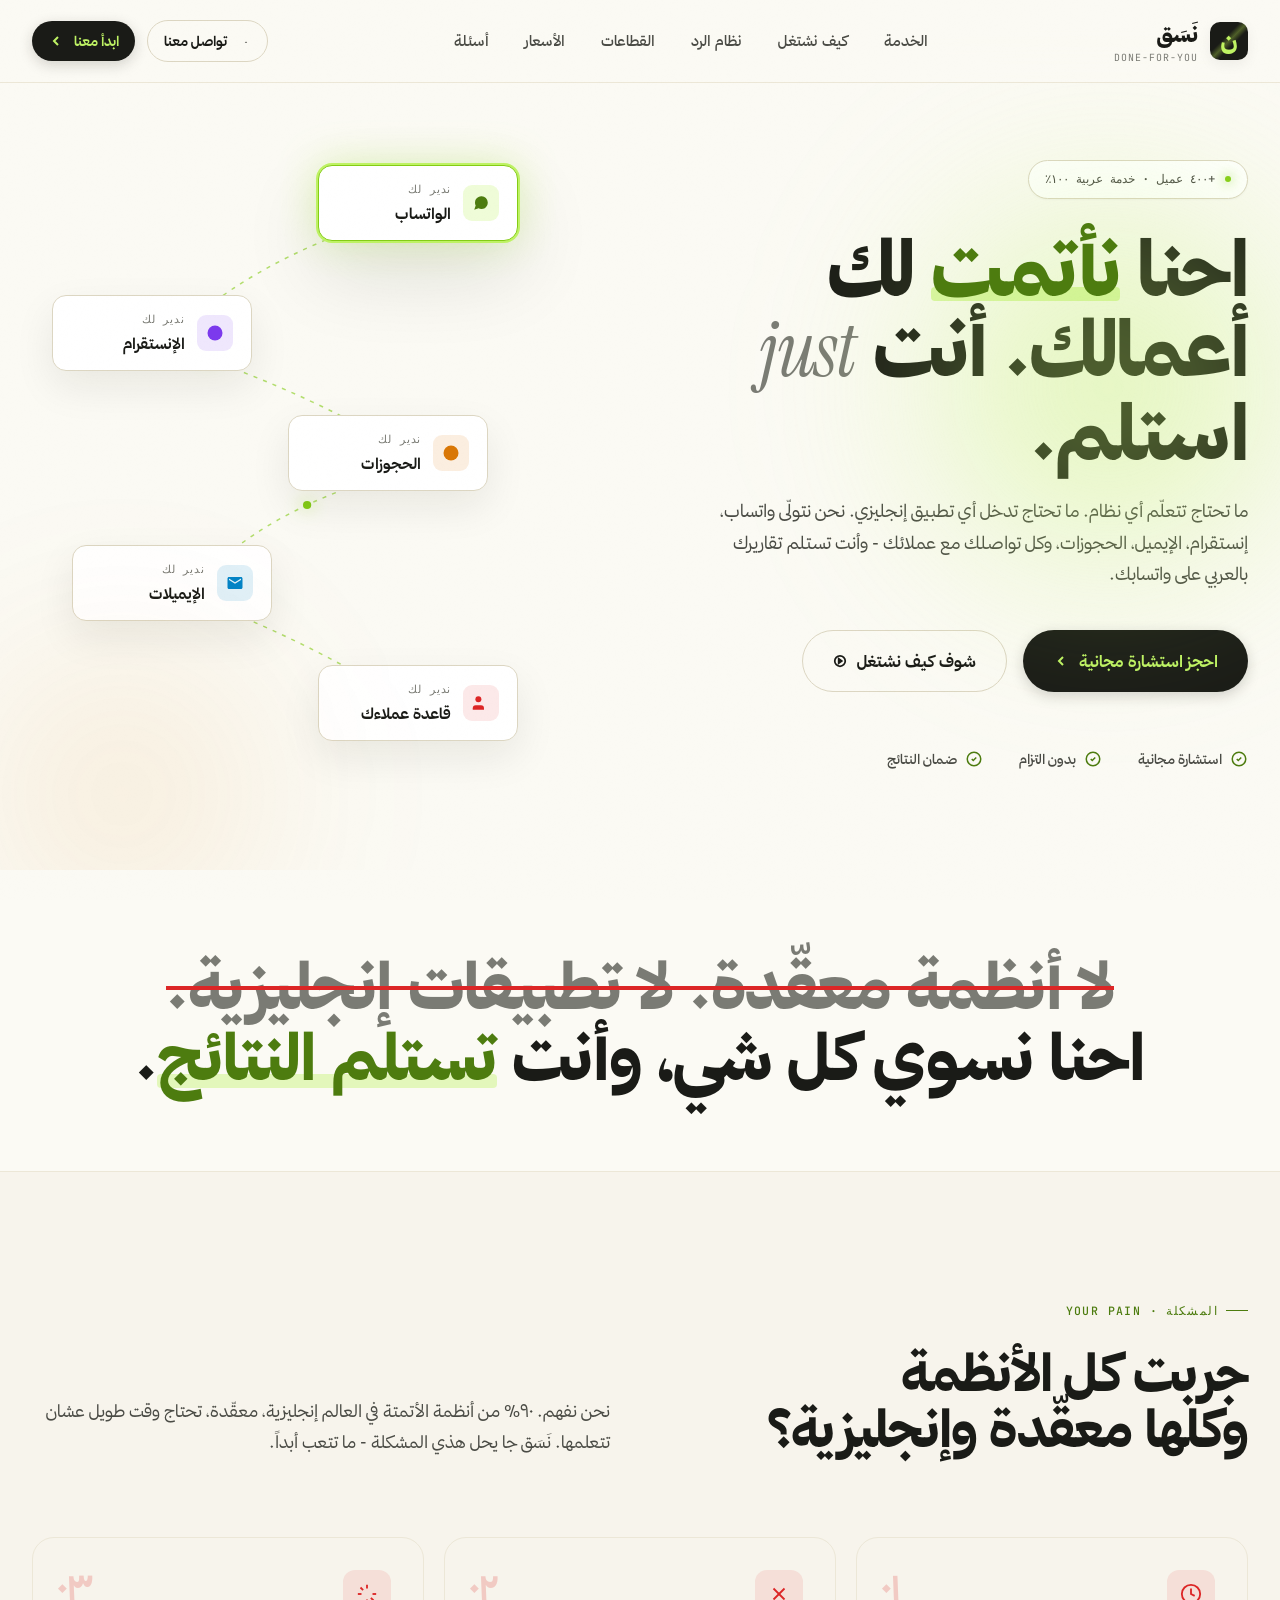
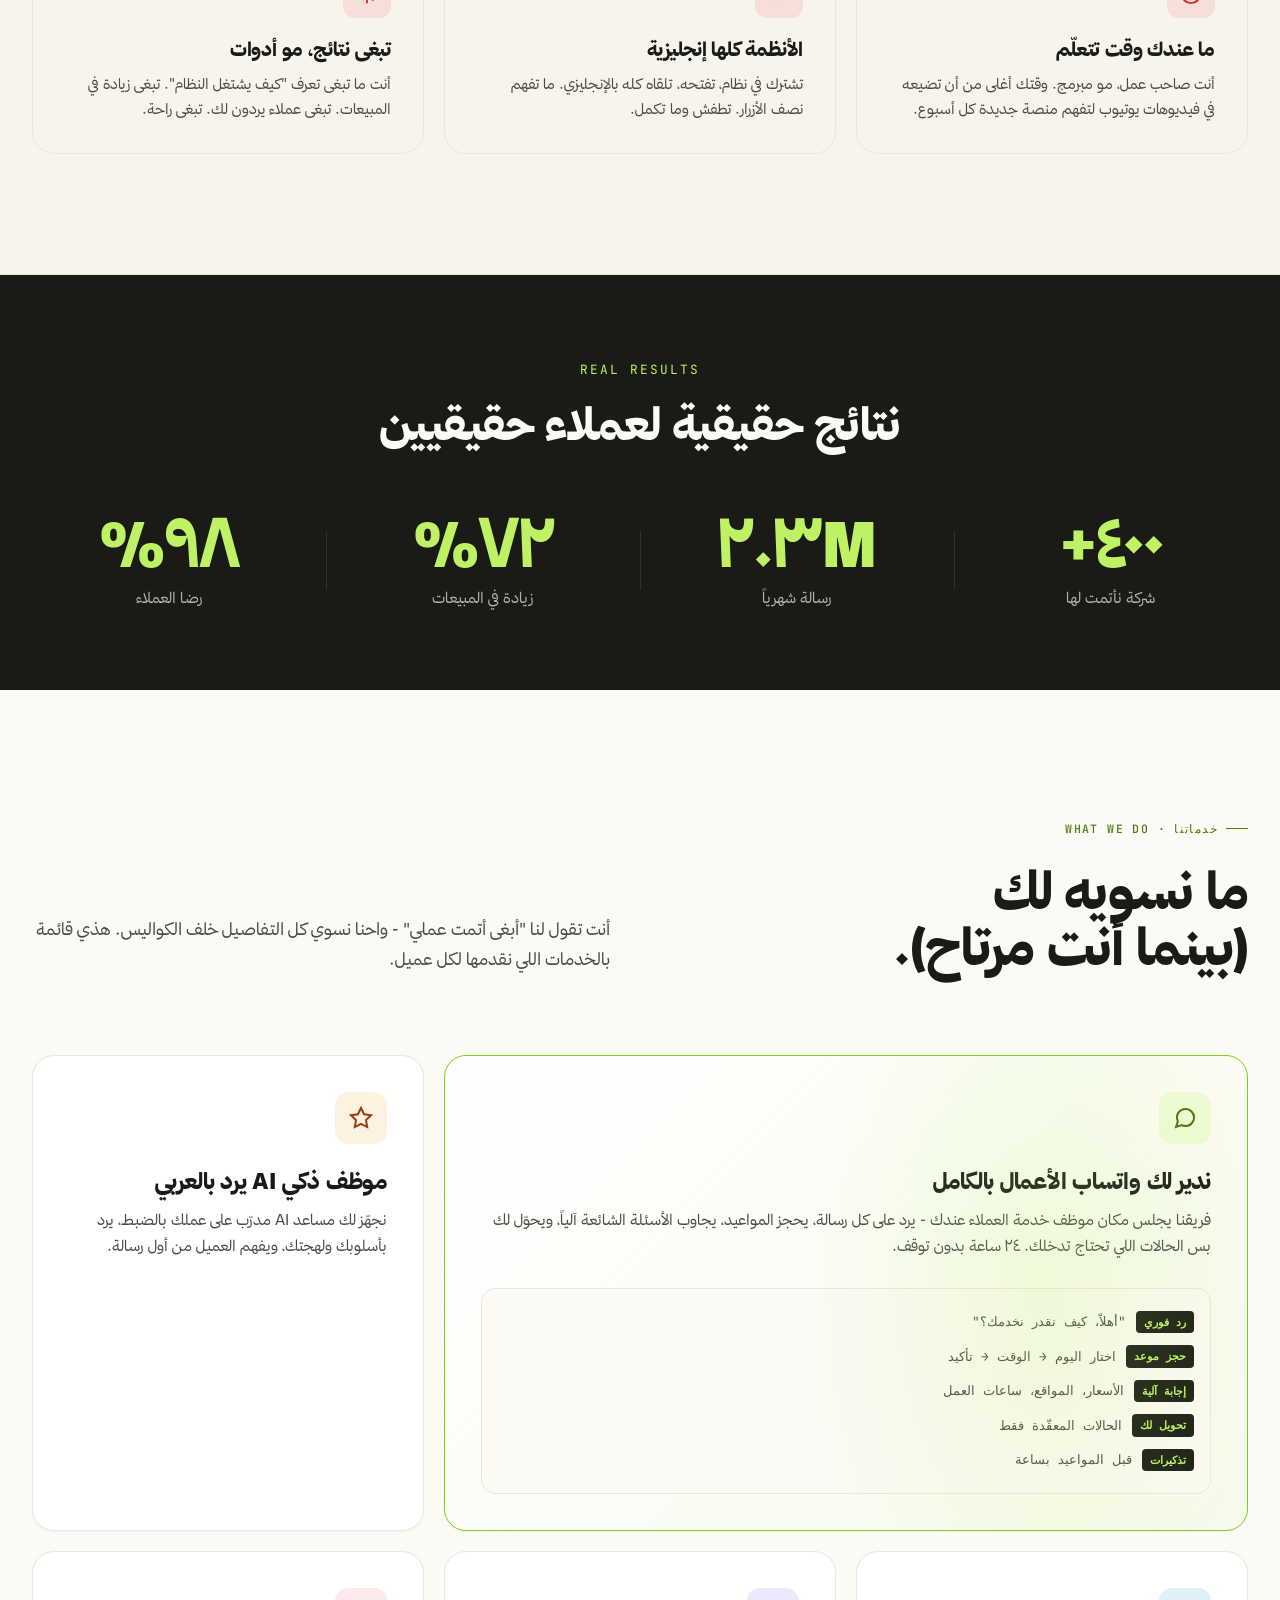
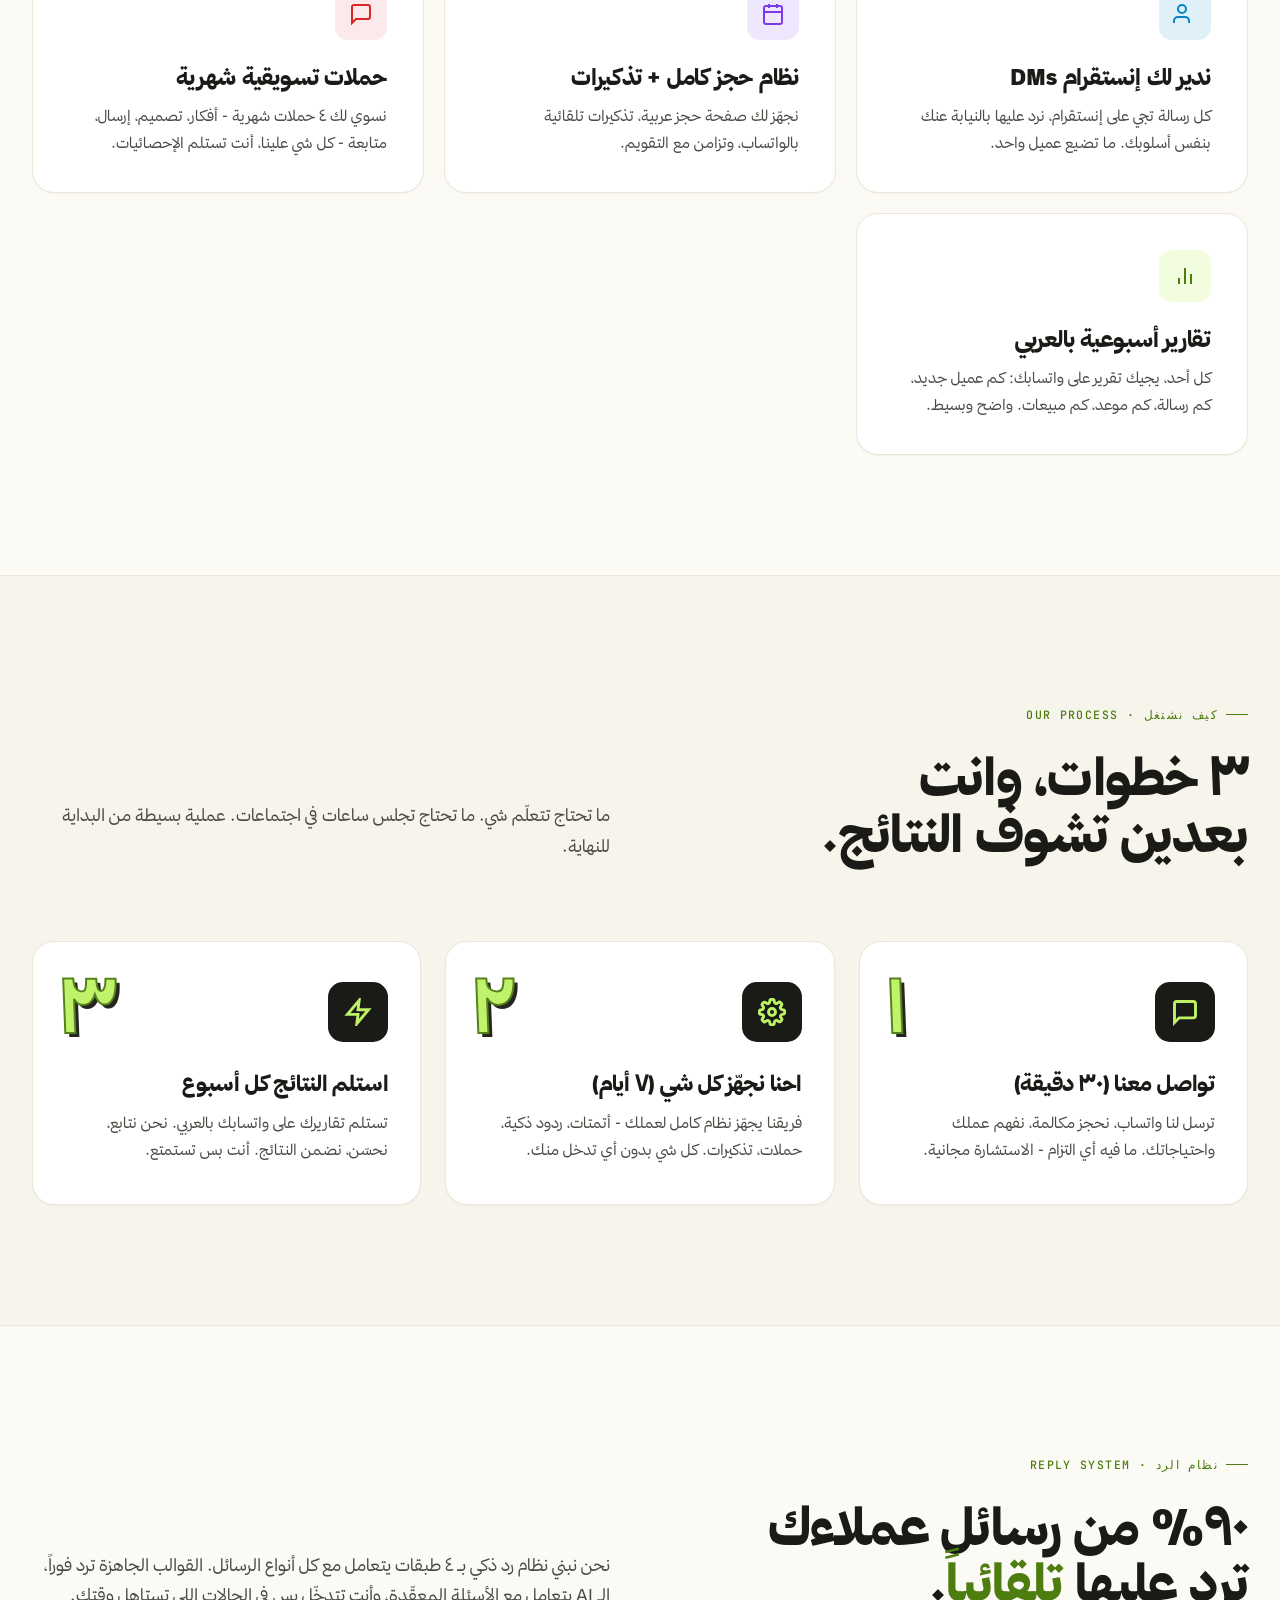
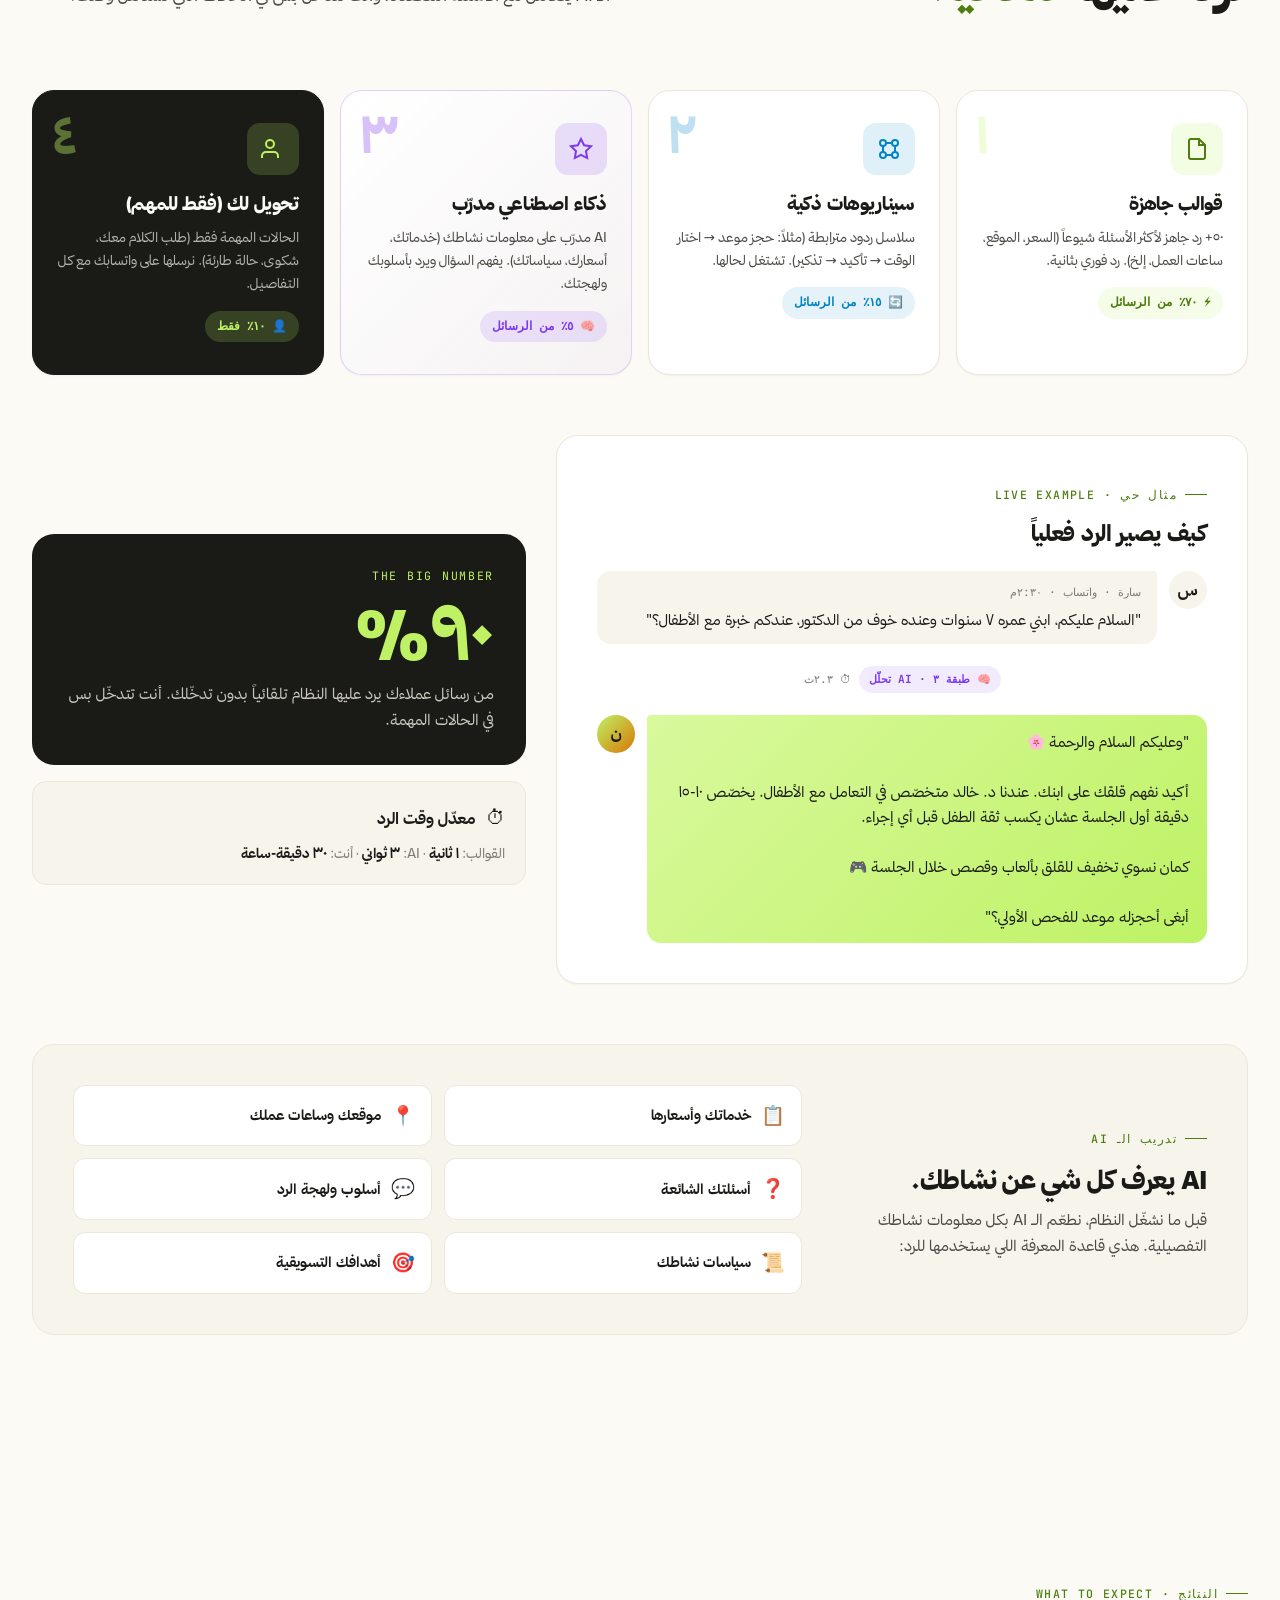
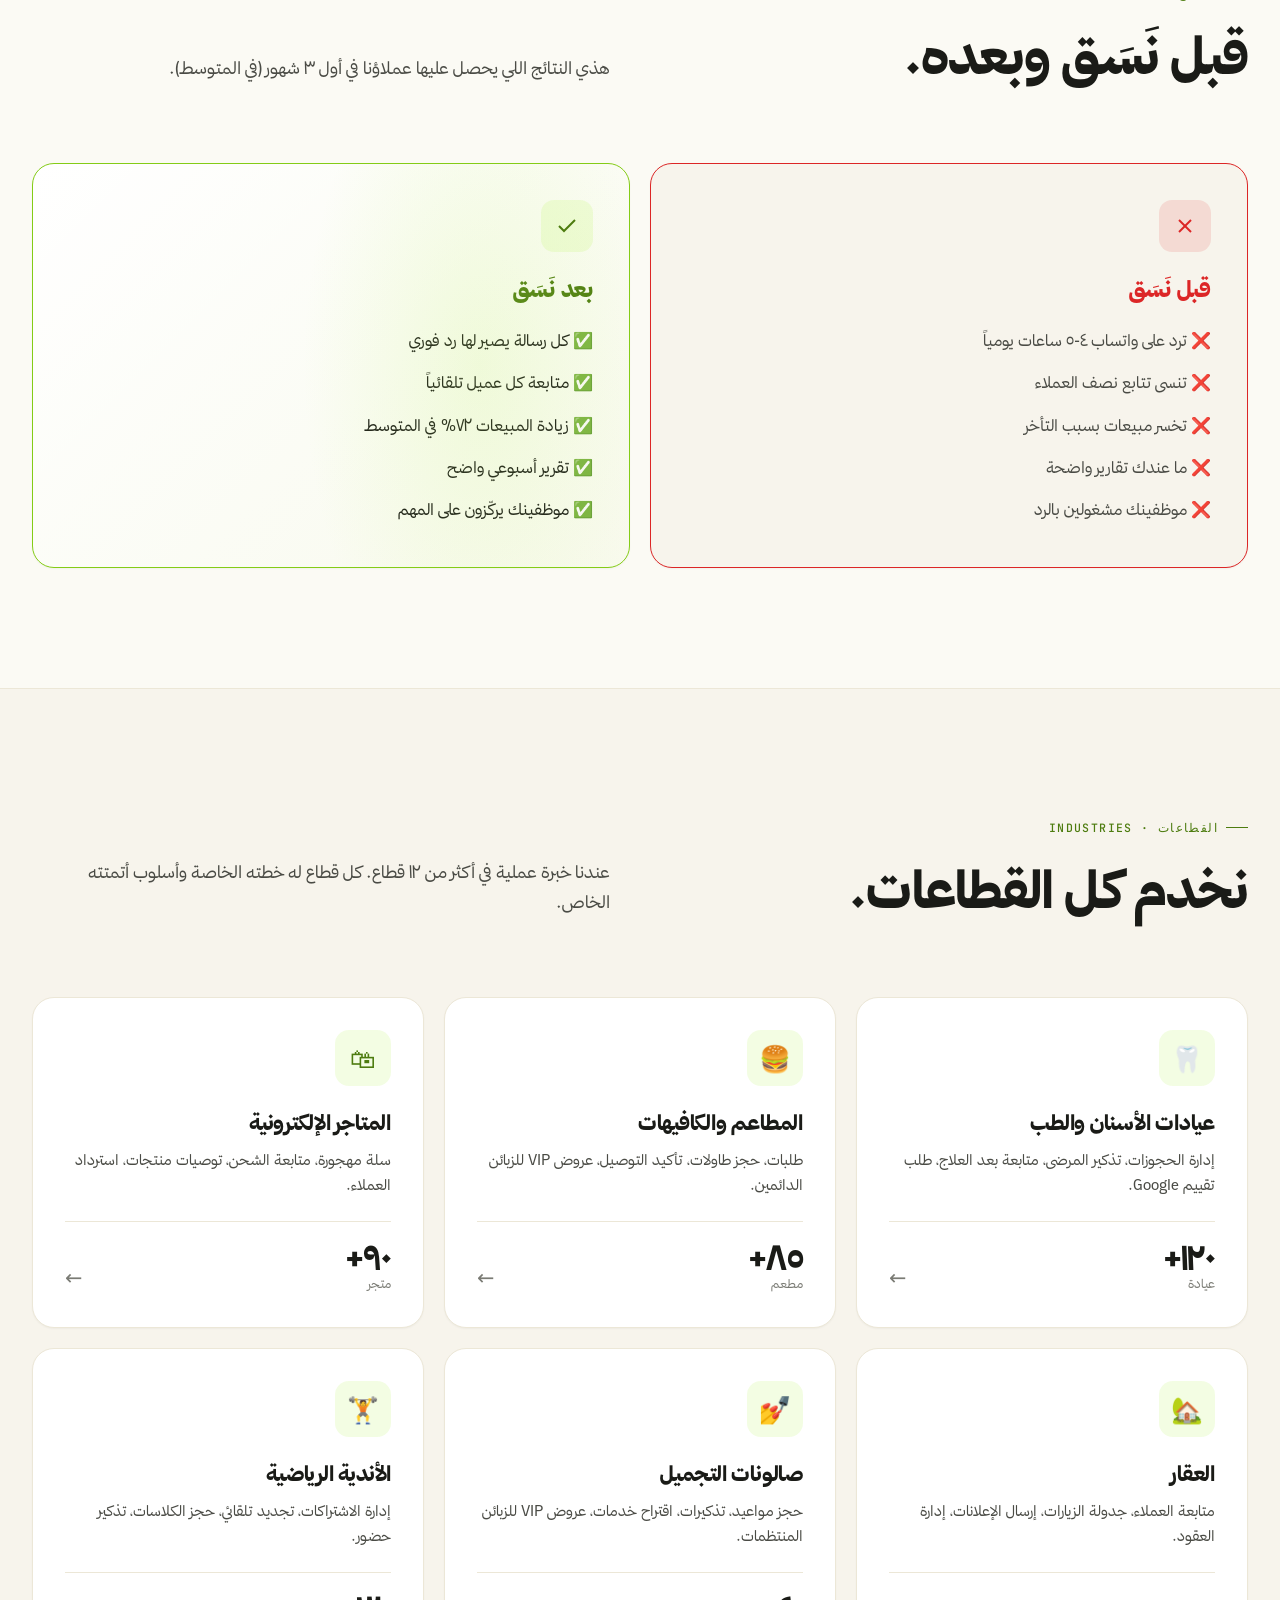
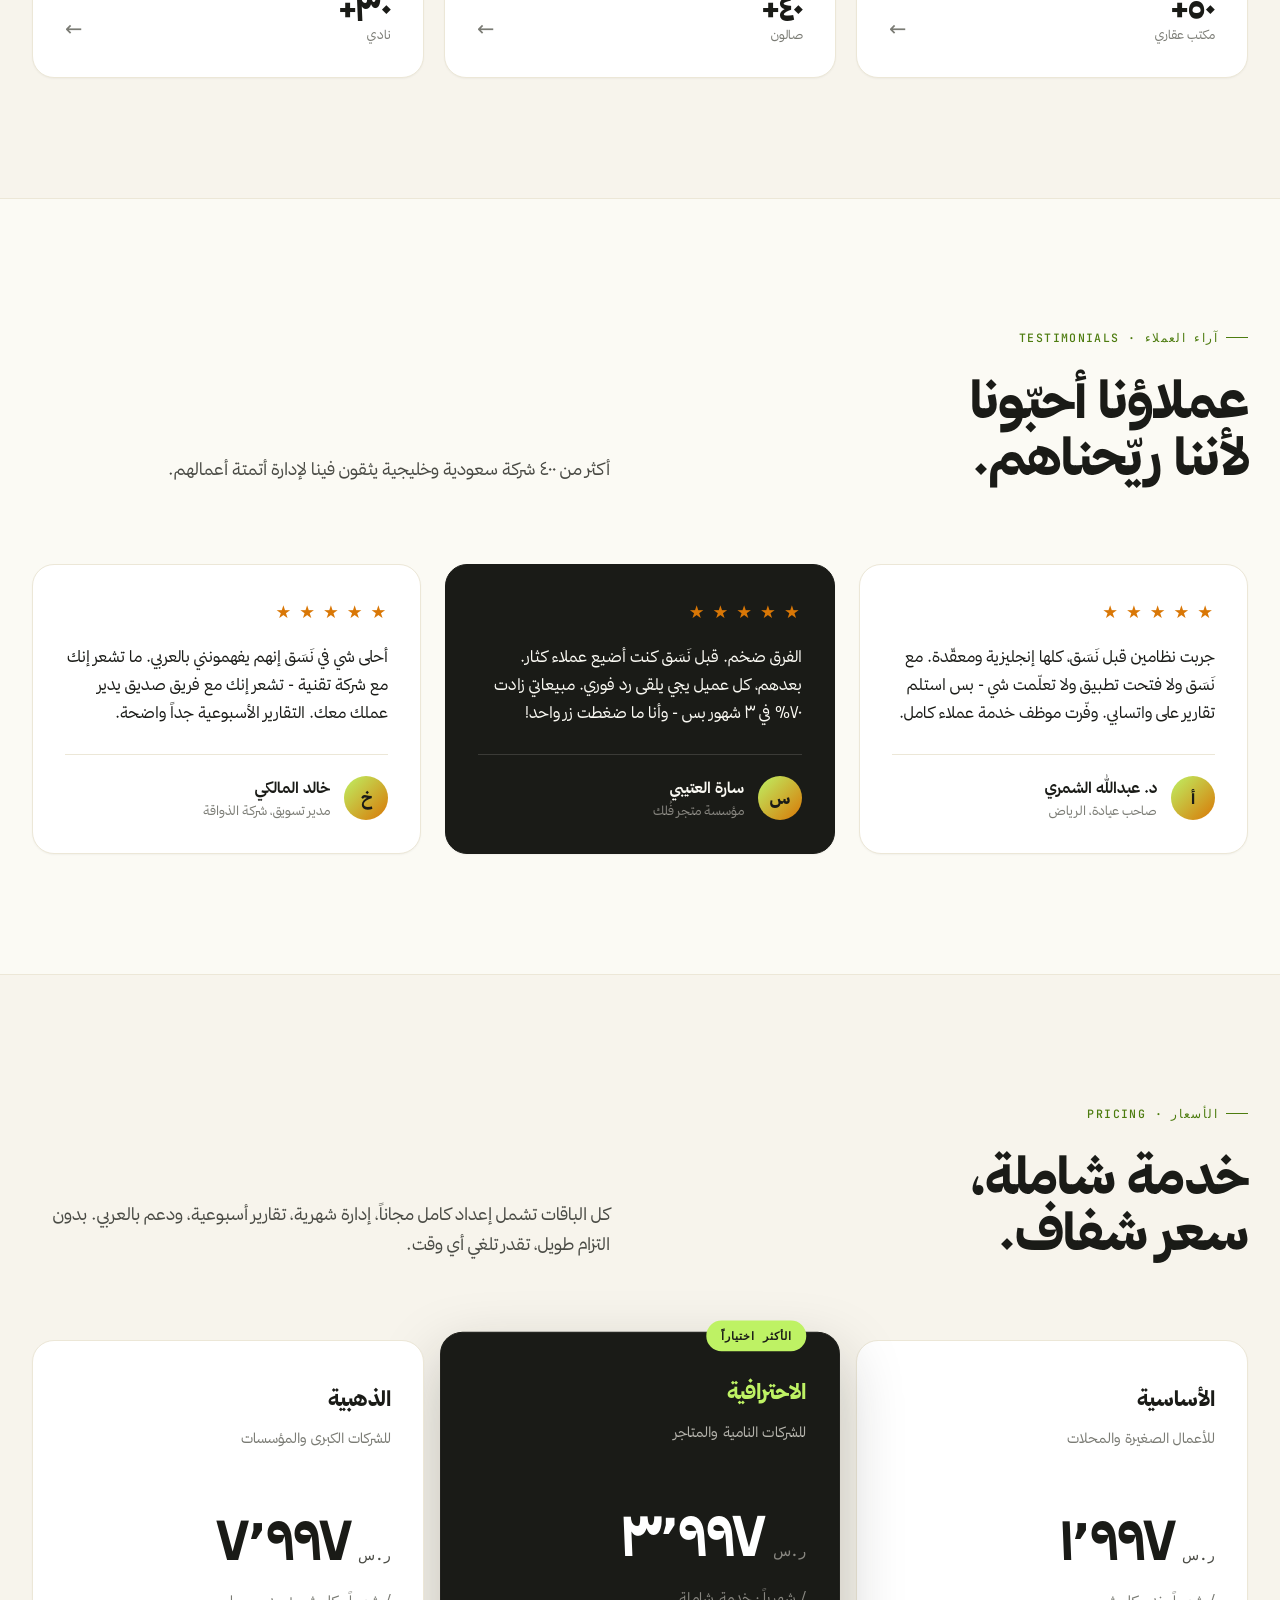
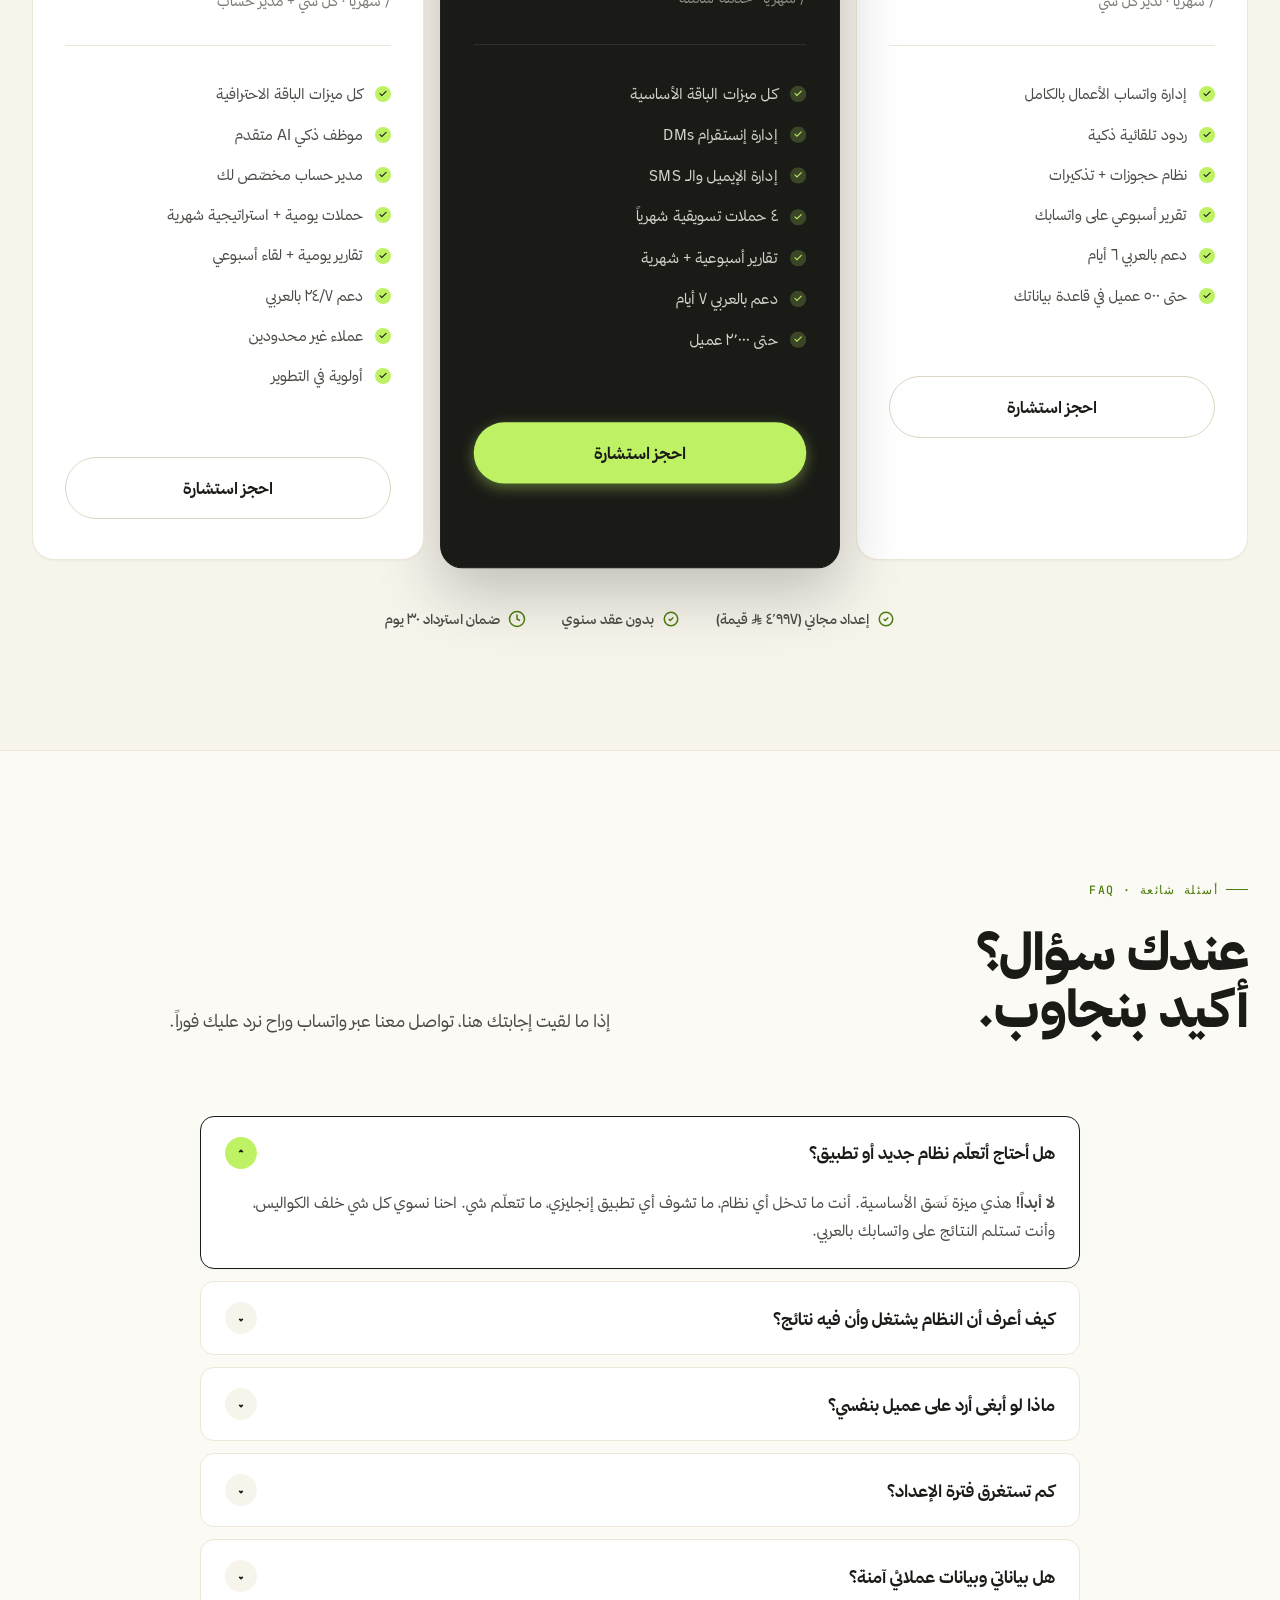
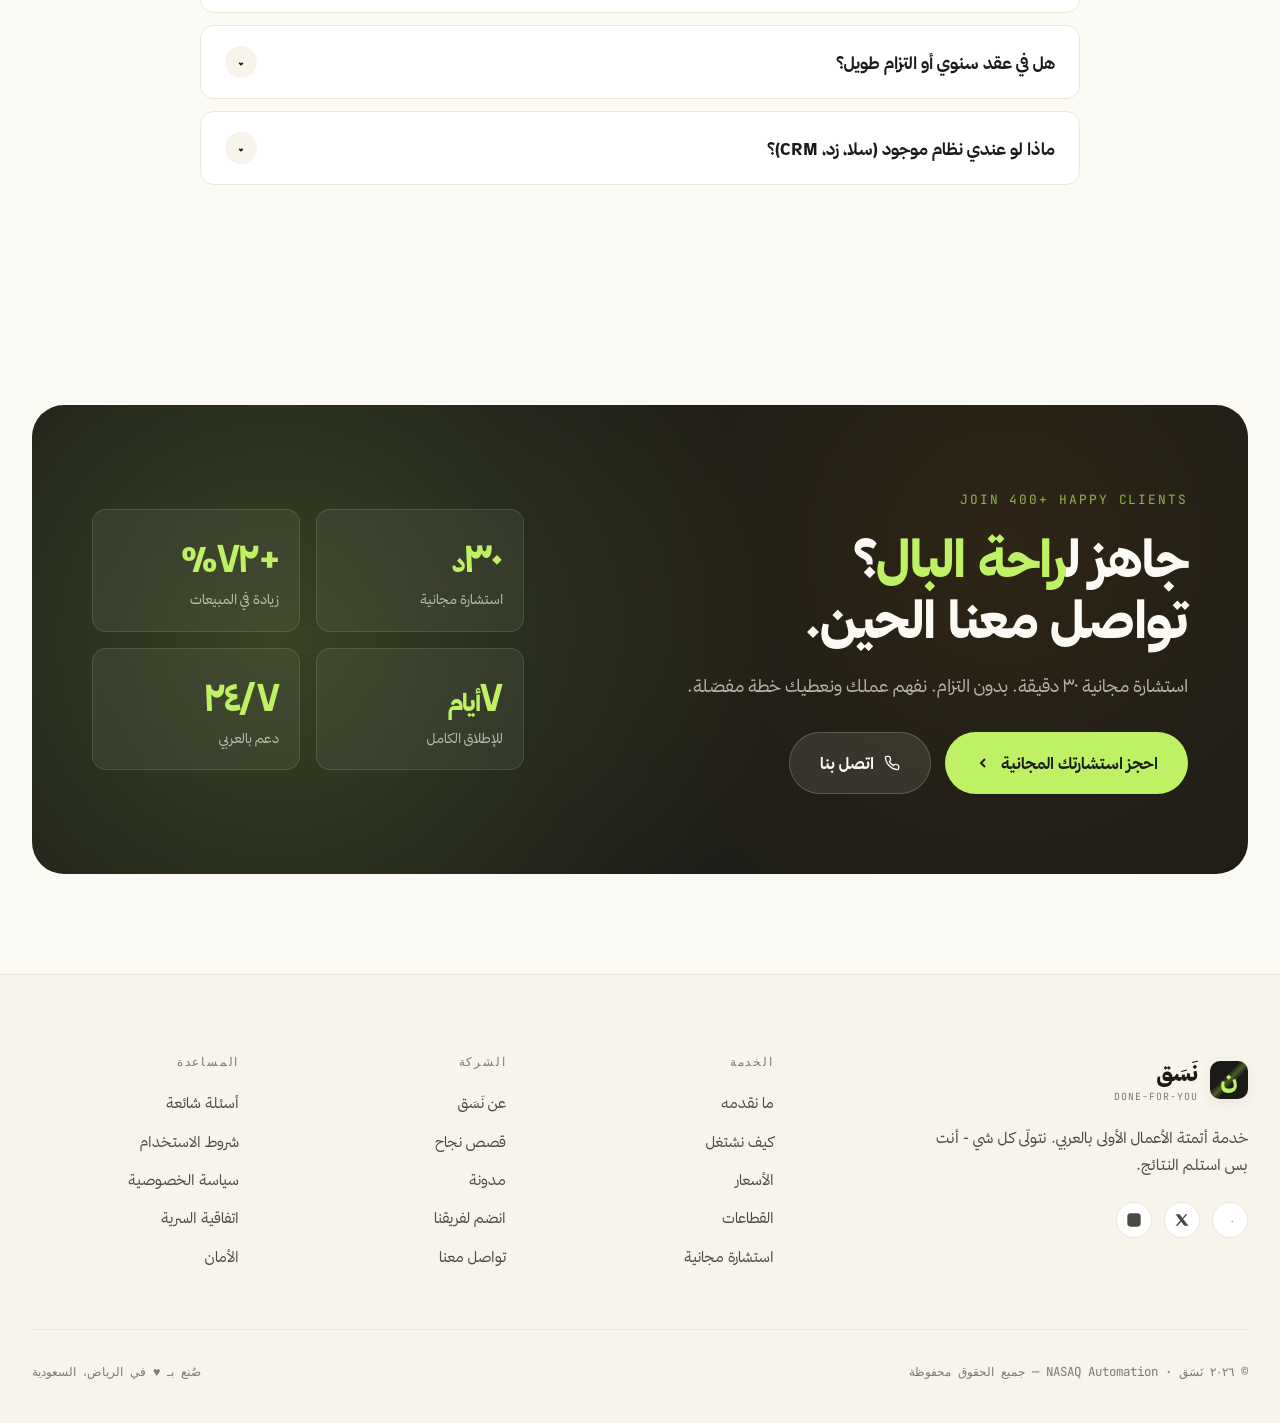
<file: index.html>
<!DOCTYPE html>
<html lang="ar" dir="rtl">
<head>
<meta charset="UTF-8">
<meta name="viewport" content="width=device-width, initial-scale=1.0">
<title>نَسَق · نأتمت لك أعمالك بالكامل · خدمة عربية شاملة</title>
<meta name="description" content="نَسَق - خدمة أتمتة كاملة. نتولّى الواتساب والإنستقرام وكل قنوات تواصلك مع عملائك. أنت بس استلم النتائج.">

<link rel="preconnect" href="https://fonts.googleapis.com">
<link rel="preconnect" href="https://fonts.gstatic.com" crossorigin>
<link href="https://fonts.googleapis.com/css2?family=JetBrains+Mono:wght@400;500;600&family=Instrument+Serif:ital@0;1&display=swap" rel="stylesheet">

<link rel="stylesheet" href="assets/styles.css">
</head>
<body>

<!-- ==================== NAV ==================== -->
<nav class="nav">
  <div class="nav-inner">
    <a href="index.html" class="brand">
      <div class="brand-mark">ن</div>
      <div>
        <div class="brand-name">نَسَق</div>
        <span class="brand-tag">DONE-FOR-YOU</span>
      </div>
    </a>

    <div class="nav-links">
      <a href="#what">الخدمة</a>
      <a href="#how">كيف نشتغل</a>
      <a href="#reply">نظام الرد</a>
      <a href="#industries">القطاعات</a>
      <a href="#pricing">الأسعار</a>
      <a href="#faq">أسئلة</a>
    </div>

    <div class="nav-cta">
      <a href="https://wa.me/966500000000?text=السلام%20عليكم،%20عندي%20استفسار%20عن%20خدمات%20نَسَق" class="btn btn-ghost btn-pill">
        <svg width="14" height="14" viewBox="0 0 24 24" fill="currentColor"><path d="M17.472 14.382c-.297-.149-1.758-.867-2.03-.967-.273-.099-.471-.148-.67.15-.197.297-.767.966-.94 1.164-.173.199-.347.223-.644.075"/></svg>
        تواصل معنا
      </a>
      <a href="#pricing" class="btn btn-primary btn-pill">
        ابدأ معنا
        <svg class="btn-arrow" viewBox="0 0 16 16" fill="none" stroke="currentColor" stroke-width="2">
          <path d="M10 4l-4 4 4 4"/>
        </svg>
      </a>
    </div>
  </div>
</nav>

<!-- ==================== HERO ==================== -->
<section class="hero">
  <div class="wrap">
    <div class="hero-grid">
      <div class="hero-content">
        <div class="hero-pretitle">
          <span class="dot"></span>
          <span class="mono">+٤٠٠ عميل · خدمة عربية ١٠٠٪</span>
        </div>

        <h1 class="display-1">
          احنا <span class="accent">نأتمت</span> لك<br>
          أعمالك. أنت <span class="ital">just</span> استلم.
        </h1>

        <p class="hero-desc">
          ما تحتاج تتعلّم أي نظام. ما تحتاج تدخل أي تطبيق إنجليزي. نحن نتولّى واتساب، إنستقرام، الإيميل، الحجوزات، وكل تواصلك مع عملائك - وأنت تستلم تقاريرك بالعربي على واتسابك.
        </p>

        <div class="hero-cta">
          <a href="https://wa.me/966500000000?text=السلام%20عليكم،%20عندي%20استفسار%20عن%20خدمات%20نَسَق" class="btn btn-primary btn-lg">
            احجز استشارة مجانية
            <svg class="btn-arrow" viewBox="0 0 16 16" fill="none" stroke="currentColor" stroke-width="2">
              <path d="M10 4l-4 4 4 4"/>
            </svg>
          </a>
          <a href="#how" class="btn btn-ghost btn-lg">
            شوف كيف نشتغل
            <svg width="14" height="14" viewBox="0 0 16 16" fill="none" stroke="currentColor" stroke-width="2">
              <circle cx="8" cy="8" r="6"/>
              <path d="M6.5 5.5L10 8l-3.5 2.5v-5z" fill="currentColor"/>
            </svg>
          </a>
        </div>

        <div class="trust-row" style="justify-content: flex-start; margin-top: 32px;">
          <div class="trust-badge">
            <svg viewBox="0 0 24 24" fill="none" stroke="currentColor" stroke-width="2">
              <path d="M9 12l2 2 4-4M21 12a9 9 0 1 1-18 0 9 9 0 0 1 18 0z"/>
            </svg>
            استشارة مجانية
          </div>
          <div class="trust-badge">
            <svg viewBox="0 0 24 24" fill="none" stroke="currentColor" stroke-width="2">
              <path d="M9 12l2 2 4-4M21 12a9 9 0 1 1-18 0 9 9 0 0 1 18 0z"/>
            </svg>
            بدون التزام
          </div>
          <div class="trust-badge">
            <svg viewBox="0 0 24 24" fill="none" stroke="currentColor" stroke-width="2">
              <path d="M9 12l2 2 4-4M21 12a9 9 0 1 1-18 0 9 9 0 0 1 18 0z"/>
            </svg>
            ضمان النتائج
          </div>
        </div>
      </div>

      <div class="hero-visual">
        <svg class="hero-svg" viewBox="0 0 500 600" preserveAspectRatio="none">
          <path class="flow-path" d="M 350 50 Q 200 100, 130 180" />
          <path class="flow-path" d="M 130 180 Q 280 230, 380 300" />
          <path class="flow-path" d="M 380 300 Q 220 340, 150 430" />
          <path class="flow-path" d="M 150 430 Q 280 480, 380 550" />
          <circle r="4" class="flow-pulse-svg">
            <animateMotion dur="6s" repeatCount="indefinite" path="M 350 50 Q 200 100, 130 180 Q 280 230, 380 300 Q 220 340, 150 430 Q 280 480, 380 550" />
          </circle>
          <circle r="4" class="flow-pulse-svg" opacity="0.6">
            <animateMotion dur="6s" begin="2s" repeatCount="indefinite" path="M 350 50 Q 200 100, 130 180 Q 280 230, 380 300 Q 220 340, 150 430 Q 280 480, 380 550" />
          </circle>
        </svg>

        <div class="flow-node n1 glow">
          <div class="flow-node-icon lime">
            <svg width="18" height="18" viewBox="0 0 24 24" fill="currentColor"><path d="M21 11.5a8.38 8.38 0 0 1-.9 3.8 8.5 8.5 0 0 1-7.6 4.7 8.38 8.38 0 0 1-3.8-.9L3 21l1.9-5.7a8.38 8.38 0 0 1-.9-3.8 8.5 8.5 0 0 1 4.7-7.6 8.38 8.38 0 0 1 3.8-.9h.5a8.48 8.48 0 0 1 8 8v.5z"/></svg>
          </div>
          <div>
            <div class="flow-node-label">ندير لك</div>
            <div class="flow-node-title">الواتساب</div>
          </div>
        </div>

        <div class="flow-node n2">
          <div class="flow-node-icon grape">
            <svg width="18" height="18" viewBox="0 0 24 24" fill="currentColor"><circle cx="12" cy="12" r="10"/></svg>
          </div>
          <div>
            <div class="flow-node-label">ندير لك</div>
            <div class="flow-node-title">الإنستقرام</div>
          </div>
        </div>

        <div class="flow-node n3">
          <div class="flow-node-icon amber">
            <svg width="18" height="18" viewBox="0 0 24 24" fill="currentColor"><circle cx="12" cy="12" r="10"/></svg>
          </div>
          <div>
            <div class="flow-node-label">ندير لك</div>
            <div class="flow-node-title">الحجوزات</div>
          </div>
        </div>

        <div class="flow-node n4">
          <div class="flow-node-icon sky">
            <svg width="18" height="18" viewBox="0 0 24 24" fill="currentColor"><path d="M20 4H4c-1.1 0-2 .9-2 2v12c0 1.1.9 2 2 2h16c1.1 0 2-.9 2-2V6c0-1.1-.9-2-2-2zm0 4l-8 5-8-5V6l8 5 8-5v2z"/></svg>
          </div>
          <div>
            <div class="flow-node-label">ندير لك</div>
            <div class="flow-node-title">الإيميلات</div>
          </div>
        </div>

        <div class="flow-node n5">
          <div class="flow-node-icon rose">
            <svg width="18" height="18" viewBox="0 0 24 24" fill="currentColor"><path d="M16 21v-2a4 4 0 0 0-4-4H5a4 4 0 0 0-4 4v2"/><circle cx="8.5" cy="7" r="4"/></svg>
          </div>
          <div>
            <div class="flow-node-label">ندير لك</div>
            <div class="flow-node-title">قاعدة عملاءك</div>
          </div>
        </div>
      </div>
    </div>
  </div>
</section>

<!-- ==================== BIG STATEMENT ==================== -->
<section class="big-statement" style="padding: 80px 0;">
  <div class="wrap">
    <h2>
      <span class="strike">لا أنظمة معقّدة. لا تطبيقات إنجليزية.</span><br>
      احنا نسوي كل شي، وأنت <span class="accent">تستلم النتائج</span>.
    </h2>
  </div>
</section>

<!-- ==================== PROBLEMS ==================== -->
<section id="what" style="background: var(--ink-3); border-top: 1px solid var(--line-soft); border-bottom: 1px solid var(--line-soft);">
  <div class="wrap">
    <div class="section-head">
      <div>
        <span class="eyebrow">المشكلة · YOUR PAIN</span>
        <h2 class="display-2" style="margin-top: 24px;">جربت كل الأنظمة<br>وكلها معقّدة وإنجليزية؟</h2>
      </div>
      <p>نحن نفهم. ٩٠٪ من أنظمة الأتمتة في العالم إنجليزية، معقّدة، تحتاج وقت طويل عشان تتعلمها. نَسَق جا يحل هذي المشكلة - ما تتعب أبداً.</p>
    </div>

    <div class="problems">
      <div class="problem-card">
        <div class="x">٠١</div>
        <div class="problem-icon">
          <svg viewBox="0 0 24 24" fill="none" stroke="currentColor" stroke-width="2">
            <circle cx="12" cy="12" r="10"/>
            <polyline points="12 6 12 12 16 14"/>
          </svg>
        </div>
        <h3>ما عندك وقت تتعلّم</h3>
        <p>أنت صاحب عمل، مو مبرمج. وقتك أغلى من أن تضيعه في فيديوهات يوتيوب لتفهم منصة جديدة كل أسبوع.</p>
      </div>

      <div class="problem-card">
        <div class="x">٠٢</div>
        <div class="problem-icon">
          <svg viewBox="0 0 24 24" fill="none" stroke="currentColor" stroke-width="2">
            <line x1="18" y1="6" x2="6" y2="18"/>
            <line x1="6" y1="6" x2="18" y2="18"/>
          </svg>
        </div>
        <h3>الأنظمة كلها إنجليزية</h3>
        <p>تشترك في نظام، تفتحه، تلقاه كله بالإنجليزي. ما تفهم نصف الأزرار. تطفش وما تكمل.</p>
      </div>

      <div class="problem-card">
        <div class="x">٠٣</div>
        <div class="problem-icon">
          <svg viewBox="0 0 24 24" fill="none" stroke="currentColor" stroke-width="2">
            <line x1="12" y1="2" x2="12" y2="6"/>
            <line x1="12" y1="18" x2="12" y2="22"/>
            <line x1="4.93" y1="4.93" x2="7.76" y2="7.76"/>
            <line x1="16.24" y1="16.24" x2="19.07" y2="19.07"/>
            <line x1="2" y1="12" x2="6" y2="12"/>
            <line x1="18" y1="12" x2="22" y2="12"/>
          </svg>
        </div>
        <h3>تبغى نتائج، مو أدوات</h3>
        <p>أنت ما تبغى تعرف "كيف يشتغل النظام". تبغى زيادة في المبيعات. تبغى عملاء يردون لك. تبغى راحة.</p>
      </div>
    </div>
  </div>
</section>

<!-- ==================== COUNTER SECTION ==================== -->
<section class="counter-section">
  <div class="wrap">
    <div style="text-align: center; margin-bottom: 60px;">
      <span class="mono" style="color: var(--lime); font-size: 0.8rem; letter-spacing: 0.15em;">REAL RESULTS</span>
      <h2 style="margin-top: 16px; color: var(--ink-1); font-size: clamp(1.8rem, 3.5vw, 2.8rem);">نتائج حقيقية لعملاء حقيقيين</h2>
    </div>

    <div class="counter-grid">
      <div class="counter">
        <div class="counter-num">٤٠٠+</div>
        <div class="counter-lbl">شركة نأتمت لها</div>
      </div>
      <div class="counter">
        <div class="counter-num">٢.٣M</div>
        <div class="counter-lbl">رسالة شهرياً</div>
      </div>
      <div class="counter">
        <div class="counter-num">٧٢٪</div>
        <div class="counter-lbl">زيادة في المبيعات</div>
      </div>
      <div class="counter">
        <div class="counter-num">٩٨٪</div>
        <div class="counter-lbl">رضا العملاء</div>
      </div>
    </div>
  </div>
</section>

<!-- ==================== WHAT WE DO ==================== -->
<section id="features">
  <div class="wrap">
    <div class="section-head">
      <div>
        <span class="eyebrow">خدماتنا · WHAT WE DO</span>
        <h2 class="display-2" style="margin-top: 24px;">ما نسويه لك<br>(بينما أنت مرتاح).</h2>
      </div>
      <p>أنت تقول لنا "أبغى أتمت عملي" - واحنا نسوي كل التفاصيل خلف الكواليس. هذي قائمة بالخدمات اللي نقدمها لكل عميل.</p>
    </div>

    <div class="features">
      <div class="feature-card feature-hero span-8">
        <div class="feature-icon">
          <svg viewBox="0 0 24 24" fill="none" stroke="currentColor" stroke-width="2">
            <path d="M21 11.5a8.38 8.38 0 0 1-.9 3.8 8.5 8.5 0 0 1-7.6 4.7 8.38 8.38 0 0 1-3.8-.9L3 21l1.9-5.7a8.38 8.38 0 0 1-.9-3.8 8.5 8.5 0 0 1 4.7-7.6 8.38 8.38 0 0 1 3.8-.9h.5a8.48 8.48 0 0 1 8 8v.5z"/>
          </svg>
        </div>
        <h3>ندير لك واتساب الأعمال بالكامل</h3>
        <p>فريقنا يجلس مكان موظف خدمة العملاء عندك - يرد على كل رسالة، يحجز المواعيد، يجاوب الأسئلة الشائعة آلياً، ويحوّل لك بس الحالات اللي تحتاج تدخلك. ٢٤ ساعة بدون توقف.</p>

        <div class="feature-mini-demo">
          <div class="demo-line"><span class="tag">رد فوري</span> "أهلاً، كيف نقدر نخدمك؟"</div>
          <div class="demo-line"><span class="tag">حجز موعد</span> اختار اليوم → الوقت → تأكيد</div>
          <div class="demo-line"><span class="tag">إجابة آلية</span> الأسعار، المواقع، ساعات العمل</div>
          <div class="demo-line"><span class="tag">تحويل لك</span> الحالات المعقّدة فقط</div>
          <div class="demo-line"><span class="tag">تذكيرات</span> قبل المواعيد بساعة</div>
        </div>
      </div>

      <div class="feature-card span-4">
        <div class="feature-icon" style="background: rgba(244, 184, 96, 0.18); color: var(--amber-deep);">
          <svg viewBox="0 0 24 24" fill="none" stroke="currentColor" stroke-width="2">
            <polygon points="12 2 15.09 8.26 22 9.27 17 14.14 18.18 21.02 12 17.77 5.82 21.02 7 14.14 2 9.27 8.91 8.26 12 2"/>
          </svg>
        </div>
        <h3>موظف ذكي AI يرد بالعربي</h3>
        <p>نجهّز لك مساعد AI مدرّب على عملك بالضبط، يرد بأسلوبك ولهجتك، ويفهم العميل من أول رسالة.</p>
      </div>

      <div class="feature-card span-4">
        <div class="feature-icon" style="background: rgba(2, 132, 199, 0.12); color: var(--sky);">
          <svg viewBox="0 0 24 24" fill="none" stroke="currentColor" stroke-width="2">
            <path d="M16 21v-2a4 4 0 0 0-4-4H5a4 4 0 0 0-4 4v2"/>
            <circle cx="9" cy="7" r="4"/>
          </svg>
        </div>
        <h3>ندير لك إنستقرام DMs</h3>
        <p>كل رسالة تجي على إنستقرام، نرد عليها بالنيابة عنك بنفس أسلوبك. ما تضيع عميل واحد.</p>
      </div>

      <div class="feature-card span-4">
        <div class="feature-icon" style="background: rgba(124, 58, 237, 0.12); color: var(--grape);">
          <svg viewBox="0 0 24 24" fill="none" stroke="currentColor" stroke-width="2">
            <rect x="3" y="4" width="18" height="18" rx="2"/>
            <line x1="16" y1="2" x2="16" y2="6"/>
            <line x1="8" y1="2" x2="8" y2="6"/>
            <line x1="3" y1="10" x2="21" y2="10"/>
          </svg>
        </div>
        <h3>نظام حجز كامل + تذكيرات</h3>
        <p>نجهّز لك صفحة حجز عربية، تذكيرات تلقائية بالواتساب، وتزامن مع التقويم.</p>
      </div>

      <div class="feature-card span-4">
        <div class="feature-icon" style="background: rgba(220, 38, 38, 0.10); color: var(--rose);">
          <svg viewBox="0 0 24 24" fill="none" stroke="currentColor" stroke-width="2">
            <path d="M21 15a2 2 0 0 1-2 2H7l-4 4V5a2 2 0 0 1 2-2h14a2 2 0 0 1 2 2z"/>
          </svg>
        </div>
        <h3>حملات تسويقية شهرية</h3>
        <p>نسوي لك ٤ حملات شهرية - أفكار، تصميم، إرسال، متابعة - كل شي علينا، أنت تستلم الإحصائيات.</p>
      </div>

      <div class="feature-card span-4">
        <div class="feature-icon">
          <svg viewBox="0 0 24 24" fill="none" stroke="currentColor" stroke-width="2">
            <line x1="18" y1="20" x2="18" y2="10"/>
            <line x1="12" y1="20" x2="12" y2="4"/>
            <line x1="6" y1="20" x2="6" y2="14"/>
          </svg>
        </div>
        <h3>تقارير أسبوعية بالعربي</h3>
        <p>كل أحد، يجيك تقرير على واتسابك: كم عميل جديد، كم رسالة، كم موعد، كم مبيعات. واضح وبسيط.</p>
      </div>
    </div>
  </div>
</section>

<!-- ==================== HOW WE WORK ==================== -->
<section id="how" style="background: var(--ink-3); border-top: 1px solid var(--line-soft); border-bottom: 1px solid var(--line-soft);">
  <div class="wrap">
    <div class="section-head">
      <div>
        <span class="eyebrow">كيف نشتغل · OUR PROCESS</span>
        <h2 class="display-2" style="margin-top: 24px;">٣ خطوات، وانت<br>بعدين تشوف النتائج.</h2>
      </div>
      <p>ما تحتاج تتعلّم شي. ما تحتاج تجلس ساعات في اجتماعات. عملية بسيطة من البداية للنهاية.</p>
    </div>

    <div class="steps">
      <div class="steps-connector"></div>

      <div class="step">
        <div class="step-num">١</div>
        <div class="step-icon">
          <svg viewBox="0 0 24 24" fill="none" stroke="currentColor" stroke-width="2.5">
            <path d="M21 15a2 2 0 0 1-2 2H7l-4 4V5a2 2 0 0 1 2-2h14a2 2 0 0 1 2 2z"/>
          </svg>
        </div>
        <h3>تواصل معنا (٣٠ دقيقة)</h3>
        <p>ترسل لنا واتساب، نحجز مكالمة، نفهم عملك واحتياجاتك. ما فيه أي التزام - الاستشارة مجانية.</p>
      </div>

      <div class="step">
        <div class="step-num">٢</div>
        <div class="step-icon">
          <svg viewBox="0 0 24 24" fill="none" stroke="currentColor" stroke-width="2.5">
            <circle cx="12" cy="12" r="3"/>
            <path d="M19.4 15a1.65 1.65 0 0 0 .33 1.82l.06.06a2 2 0 0 1-2.83 2.83l-.06-.06a1.65 1.65 0 0 0-1.82-.33 1.65 1.65 0 0 0-1 1.51V21a2 2 0 0 1-4 0v-.09A1.65 1.65 0 0 0 9 19.4a1.65 1.65 0 0 0-1.82.33l-.06.06a2 2 0 0 1-2.83-2.83l.06-.06a1.65 1.65 0 0 0 .33-1.82 1.65 1.65 0 0 0-1.51-1H3a2 2 0 0 1 0-4h.09A1.65 1.65 0 0 0 4.6 9a1.65 1.65 0 0 0-.33-1.82l-.06-.06a2 2 0 0 1 2.83-2.83l.06.06a1.65 1.65 0 0 0 1.82.33H9a1.65 1.65 0 0 0 1-1.51V3a2 2 0 0 1 4 0v.09a1.65 1.65 0 0 0 1 1.51 1.65 1.65 0 0 0 1.82-.33l.06-.06a2 2 0 0 1 2.83 2.83l-.06.06a1.65 1.65 0 0 0-.33 1.82V9a1.65 1.65 0 0 0 1.51 1H21a2 2 0 0 1 0 4h-.09a1.65 1.65 0 0 0-1.51 1z"/>
          </svg>
        </div>
        <h3>احنا نجهّز كل شي (٧ أيام)</h3>
        <p>فريقنا يجهّز نظام كامل لعملك - أتمتات، ردود ذكية، حملات، تذكيرات. كل شي بدون أي تدخل منك.</p>
      </div>

      <div class="step">
        <div class="step-num">٣</div>
        <div class="step-icon">
          <svg viewBox="0 0 24 24" fill="none" stroke="currentColor" stroke-width="2.5">
            <polygon points="13 2 3 14 12 14 11 22 21 10 12 10 13 2"/>
          </svg>
        </div>
        <h3>استلم النتائج كل أسبوع</h3>
        <p>تستلم تقاريرك على واتسابك بالعربي. نحن نتابع، نحسّن، نضمن النتائج. أنت بس تستمتع.</p>
      </div>
    </div>
  </div>
</section>

<!-- ==================== HOW WE REPLY ==================== -->
<section id="reply">
  <div class="wrap">
    <div class="section-head">
      <div>
        <span class="eyebrow">نظام الرد · REPLY SYSTEM</span>
        <h2 class="display-2" style="margin-top: 24px;">٩٠٪ من رسائل عملاءك<br>ترد عليها <span style="color: var(--lime-deep);">تلقائياً</span>.</h2>
      </div>
      <p>نحن نبني نظام رد ذكي بـ ٤ طبقات يتعامل مع كل أنواع الرسائل. القوالب الجاهزة ترد فوراً، الـ AI يتعامل مع الأسئلة المعقّدة، وأنت تتدخّل بس في الحالات اللي تستاهل وقتك.</p>
    </div>

    <!-- 4 Layers Grid -->
    <div style="display: grid; grid-template-columns: repeat(4, 1fr); gap: 16px; margin-top: 60px;" class="reply-layers">

      <!-- Layer 1: Templates -->
      <div class="feature-card" style="position: relative; padding: 32px 24px; min-height: 280px;">
        <div style="position: absolute; top: 20px; left: 20px; font-family: var(--font-display); font-weight: 900; font-size: 3rem; color: var(--lime); opacity: 0.25; line-height: 1;">١</div>
        <div class="feature-icon" style="background: rgba(190, 242, 100, 0.18); color: var(--lime-deep); margin-bottom: 18px;">
          <svg viewBox="0 0 24 24" fill="none" stroke="currentColor" stroke-width="2"><path d="M14 2H6a2 2 0 0 0-2 2v16a2 2 0 0 0 2 2h12a2 2 0 0 0 2-2V8z"/><polyline points="14 2 14 8 20 8"/></svg>
        </div>
        <h3 style="font-size: 1.15rem; margin-bottom: 10px; font-weight: 900;">قوالب جاهزة</h3>
        <p style="font-size: 0.85rem; color: var(--text-2); line-height: 1.7; margin-bottom: 16px;">٥٠+ رد جاهز لأكثر الأسئلة شيوعاً (السعر، الموقع، ساعات العمل، إلخ). رد فوري بثانية.</p>
        <div style="display: inline-flex; align-items: center; gap: 6px; padding: 6px 12px; background: rgba(190, 242, 100, 0.15); border-radius: 100px; font-family: var(--font-mono); font-size: 0.75rem; font-weight: 700; color: var(--lime-deep);">
          ⚡ ٧٠٪ من الرسائل
        </div>
      </div>

      <!-- Layer 2: Workflows -->
      <div class="feature-card" style="position: relative; padding: 32px 24px; min-height: 280px;">
        <div style="position: absolute; top: 20px; left: 20px; font-family: var(--font-display); font-weight: 900; font-size: 3rem; color: var(--sky); opacity: 0.25; line-height: 1;">٢</div>
        <div class="feature-icon" style="background: rgba(2, 132, 199, 0.12); color: var(--sky); margin-bottom: 18px;">
          <svg viewBox="0 0 24 24" fill="none" stroke="currentColor" stroke-width="2"><circle cx="6" cy="6" r="3"/><circle cx="18" cy="6" r="3"/><circle cx="6" cy="18" r="3"/><circle cx="18" cy="18" r="3"/><path d="M9 6h6M6 9v6M18 9v6M9 18h6"/></svg>
        </div>
        <h3 style="font-size: 1.15rem; margin-bottom: 10px; font-weight: 900;">سيناريوهات ذكية</h3>
        <p style="font-size: 0.85rem; color: var(--text-2); line-height: 1.7; margin-bottom: 16px;">سلاسل ردود مترابطة (مثلاً: حجز موعد → اختار الوقت → تأكيد → تذكير). تشتغل لحالها.</p>
        <div style="display: inline-flex; align-items: center; gap: 6px; padding: 6px 12px; background: rgba(2, 132, 199, 0.1); border-radius: 100px; font-family: var(--font-mono); font-size: 0.75rem; font-weight: 700; color: var(--sky);">
          🔄 ١٥٪ من الرسائل
        </div>
      </div>

      <!-- Layer 3: AI -->
      <div class="feature-card" style="position: relative; padding: 32px 24px; min-height: 280px; background: linear-gradient(135deg, var(--ink-2) 0%, rgba(124, 58, 237, 0.04) 100%); border-color: rgba(124, 58, 237, 0.2);">
        <div style="position: absolute; top: 20px; left: 20px; font-family: var(--font-display); font-weight: 900; font-size: 3rem; color: var(--grape); opacity: 0.3; line-height: 1;">٣</div>
        <div class="feature-icon" style="background: rgba(124, 58, 237, 0.15); color: var(--grape); margin-bottom: 18px;">
          <svg viewBox="0 0 24 24" fill="none" stroke="currentColor" stroke-width="2"><polygon points="12 2 15.09 8.26 22 9.27 17 14.14 18.18 21.02 12 17.77 5.82 21.02 7 14.14 2 9.27 8.91 8.26 12 2"/></svg>
        </div>
        <h3 style="font-size: 1.15rem; margin-bottom: 10px; font-weight: 900;">ذكاء اصطناعي مدرّب</h3>
        <p style="font-size: 0.85rem; color: var(--text-2); line-height: 1.7; margin-bottom: 16px;">AI مدرّب على معلومات نشاطك (خدماتك، أسعارك، سياساتك). يفهم السؤال ويرد بأسلوبك ولهجتك.</p>
        <div style="display: inline-flex; align-items: center; gap: 6px; padding: 6px 12px; background: rgba(124, 58, 237, 0.12); border-radius: 100px; font-family: var(--font-mono); font-size: 0.75rem; font-weight: 700; color: var(--grape);">
          🧠 ٥٪ من الرسائل
        </div>
      </div>

      <!-- Layer 4: Human (You) -->
      <div class="feature-card" style="position: relative; padding: 32px 24px; min-height: 280px; background: var(--text-1); border-color: var(--text-1);">
        <div style="position: absolute; top: 20px; left: 20px; font-family: var(--font-display); font-weight: 900; font-size: 3rem; color: var(--lime); opacity: 0.4; line-height: 1;">٤</div>
        <div class="feature-icon" style="background: rgba(190, 242, 100, 0.18); color: var(--lime); margin-bottom: 18px;">
          <svg viewBox="0 0 24 24" fill="none" stroke="currentColor" stroke-width="2"><path d="M17 21v-2a4 4 0 0 0-4-4H5a4 4 0 0 0-4 4v2"/><circle cx="9" cy="7" r="4"/></svg>
        </div>
        <h3 style="font-size: 1.15rem; margin-bottom: 10px; font-weight: 900; color: var(--ink-1);">تحويل لك (فقط للمهم)</h3>
        <p style="font-size: 0.85rem; color: rgba(245, 242, 233, 0.7); line-height: 1.7; margin-bottom: 16px;">الحالات المهمة فقط (طلب الكلام معك، شكوى، حالة طارئة). نرسلها على واتسابك مع كل التفاصيل.</p>
        <div style="display: inline-flex; align-items: center; gap: 6px; padding: 6px 12px; background: rgba(190, 242, 100, 0.18); border-radius: 100px; font-family: var(--font-mono); font-size: 0.75rem; font-weight: 700; color: var(--lime);">
          👤 ١٠٪ فقط
        </div>
      </div>

    </div>

    <!-- Flow visualization -->
    <div style="display: grid; grid-template-columns: 1.4fr 1fr; gap: 30px; margin-top: 60px; align-items: center;" class="reply-flow-grid">

      <div class="panel-card" style="background: var(--ink-2); border: 1px solid var(--line-soft); border-radius: var(--radius-lg); padding: 40px; box-shadow: var(--shadow-sm);">
        <span class="eyebrow">مثال حي · LIVE EXAMPLE</span>
        <h3 style="font-size: 1.4rem; font-weight: 900; margin: 16px 0 24px;">كيف يصير الرد فعلياً</h3>

        <div style="display: flex; flex-direction: column; gap: 14px;">

          <div style="display: flex; gap: 12px; align-items: flex-start;">
            <div style="width: 38px; height: 38px; border-radius: 50%; background: var(--ink-3); display: grid; place-items: center; flex-shrink: 0; font-weight: 700;">س</div>
            <div style="background: var(--ink-3); padding: 12px 16px; border-radius: 14px; border-top-right-radius: 4px; flex: 1;">
              <div style="font-family: var(--font-mono); font-size: 0.7rem; color: var(--text-3); margin-bottom: 6px;">سارة · واتساب · ٢:٣٠م</div>
              <div style="font-size: 0.92rem; color: var(--text-1);">"السلام عليكم، ابني عمره ٧ سنوات وعنده خوف من الدكتور، عندكم خبرة مع الأطفال؟"</div>
            </div>
          </div>

          <div style="display: flex; gap: 8px; align-items: center; justify-content: center; padding: 8px 0;">
            <span style="font-family: var(--font-mono); font-size: 0.7rem; color: var(--grape); background: rgba(124, 58, 237, 0.1); padding: 4px 10px; border-radius: 100px; font-weight: 700;">🧠 طبقة ٣ · AI تحلّل</span>
            <span style="font-family: var(--font-mono); font-size: 0.7rem; color: var(--text-3);">⏱ ٢.٣ث</span>
          </div>

          <div style="display: flex; gap: 12px; align-items: flex-start; flex-direction: row-reverse;">
            <div style="width: 38px; height: 38px; border-radius: 50%; background: linear-gradient(135deg, var(--lime), var(--amber)); display: grid; place-items: center; flex-shrink: 0; font-weight: 700; color: var(--text-1);">ن</div>
            <div style="background: linear-gradient(135deg, var(--lime-bright) 0%, var(--lime) 100%); padding: 14px 18px; border-radius: 14px; border-top-left-radius: 4px; flex: 1; color: var(--text-1);">
              <div style="font-size: 0.92rem; line-height: 1.7;">"وعليكم السلام والرحمة 🌸<br><br>أكيد نفهم قلقك على ابنك. عندنا د. خالد متخصّص في التعامل مع الأطفال. يخصّص ١٠-١٥ دقيقة أول الجلسة عشان يكسب ثقة الطفل قبل أي إجراء.<br><br>كمان نسوي تخفيف للقلق بألعاب وقصص خلال الجلسة 🎮<br><br>أبغى أحجزله موعد للفحص الأولي؟"</div>
            </div>
          </div>

        </div>
      </div>

      <div>
        <div style="background: var(--text-1); color: var(--ink-1); border-radius: var(--radius-lg); padding: 32px; margin-bottom: 16px;">
          <div style="font-family: var(--font-mono); font-size: 0.72rem; color: var(--lime); letter-spacing: 0.15em;">THE BIG NUMBER</div>
          <div style="font-family: var(--font-display); font-size: 4.5rem; font-weight: 900; color: var(--lime); line-height: 1; margin: 12px 0;">٩٠٪</div>
          <div style="color: rgba(245, 242, 233, 0.8); font-size: 0.95rem; line-height: 1.7;">من رسائل عملاءك يرد عليها النظام تلقائياً بدون تدخّلك. أنت تتدخّل بس في الحالات المهمة.</div>
        </div>

        <div style="background: var(--ink-3); border: 1px solid var(--line-soft); border-radius: var(--radius); padding: 20px;">
          <div style="display: flex; align-items: center; gap: 10px; margin-bottom: 8px;">
            <span style="font-size: 1.2rem;">⏱</span>
            <div style="font-weight: 700;">معدّل وقت الرد</div>
          </div>
          <div style="color: var(--text-3); font-size: 0.85rem; line-height: 1.6;">القوالب: <span style="color: var(--text-1); font-weight: 700;">١ ثانية</span> · AI: <span style="color: var(--text-1); font-weight: 700;">٣ ثواني</span> · أنت: <span style="color: var(--text-1); font-weight: 700;">٣٠ دقيقة-ساعة</span></div>
        </div>
      </div>

    </div>

    <!-- What we feed the AI -->
    <div style="margin-top: 60px; background: var(--ink-3); border: 1px solid var(--line-soft); border-radius: var(--radius-lg); padding: 40px;">
      <div style="display: grid; grid-template-columns: 1fr 2fr; gap: 40px; align-items: center;" class="ai-train-grid">
        <div>
          <span class="eyebrow">تدريب الـ AI</span>
          <h3 style="font-size: 1.6rem; font-weight: 900; margin: 16px 0 12px;">AI يعرف كل شي عن نشاطك.</h3>
          <p style="color: var(--text-2); font-size: 0.95rem; line-height: 1.7;">قبل ما نشغّل النظام، نطعّم الـ AI بكل معلومات نشاطك التفصيلية. هذي قاعدة المعرفة اللي يستخدمها للرد:</p>
        </div>

        <div style="display: grid; grid-template-columns: 1fr 1fr; gap: 12px;">
          <div style="background: var(--ink-2); padding: 14px 16px; border-radius: 12px; border: 1px solid var(--line-soft); display: flex; align-items: center; gap: 10px;">
            <span style="font-size: 1.2rem;">📋</span>
            <div style="font-size: 0.88rem; font-weight: 600;">خدماتك وأسعارها</div>
          </div>
          <div style="background: var(--ink-2); padding: 14px 16px; border-radius: 12px; border: 1px solid var(--line-soft); display: flex; align-items: center; gap: 10px;">
            <span style="font-size: 1.2rem;">📍</span>
            <div style="font-size: 0.88rem; font-weight: 600;">موقعك وساعات عملك</div>
          </div>
          <div style="background: var(--ink-2); padding: 14px 16px; border-radius: 12px; border: 1px solid var(--line-soft); display: flex; align-items: center; gap: 10px;">
            <span style="font-size: 1.2rem;">❓</span>
            <div style="font-size: 0.88rem; font-weight: 600;">أسئلتك الشائعة</div>
          </div>
          <div style="background: var(--ink-2); padding: 14px 16px; border-radius: 12px; border: 1px solid var(--line-soft); display: flex; align-items: center; gap: 10px;">
            <span style="font-size: 1.2rem;">💬</span>
            <div style="font-size: 0.88rem; font-weight: 600;">أسلوب ولهجة الرد</div>
          </div>
          <div style="background: var(--ink-2); padding: 14px 16px; border-radius: 12px; border: 1px solid var(--line-soft); display: flex; align-items: center; gap: 10px;">
            <span style="font-size: 1.2rem;">📜</span>
            <div style="font-size: 0.88rem; font-weight: 600;">سياسات نشاطك</div>
          </div>
          <div style="background: var(--ink-2); padding: 14px 16px; border-radius: 12px; border: 1px solid var(--line-soft); display: flex; align-items: center; gap: 10px;">
            <span style="font-size: 1.2rem;">🎯</span>
            <div style="font-size: 0.88rem; font-weight: 600;">أهدافك التسويقية</div>
          </div>
        </div>
      </div>
    </div>

  </div>
</section>

<style>
@media (max-width: 1024px) {
  .reply-layers { grid-template-columns: 1fr 1fr !important; }
  .reply-flow-grid { grid-template-columns: 1fr !important; }
  .ai-train-grid { grid-template-columns: 1fr !important; }
}
@media (max-width: 640px) {
  .reply-layers { grid-template-columns: 1fr !important; }
}
</style>

<!-- ==================== RESULTS / BEFORE-AFTER ==================== -->
<section id="results">
  <div class="wrap">
    <div class="section-head">
      <div>
        <span class="eyebrow">النتائج · WHAT TO EXPECT</span>
        <h2 class="display-2" style="margin-top: 24px;">قبل نَسَق وبعده.</h2>
      </div>
      <p>هذي النتائج اللي يحصل عليها عملاؤنا في أول ٣ شهور (في المتوسط).</p>
    </div>

    <div class="features" style="margin-top: 60px;">
      <div class="feature-card span-6" style="background: var(--ink-3); border-color: var(--rose);">
        <div class="feature-icon" style="background: rgba(220, 38, 38, 0.12); color: var(--rose);">
          <svg viewBox="0 0 24 24" fill="none" stroke="currentColor" stroke-width="2"><line x1="18" y1="6" x2="6" y2="18"/><line x1="6" y1="6" x2="18" y2="18"/></svg>
        </div>
        <h3 style="color: var(--rose);">قبل نَسَق</h3>
        <ul style="list-style: none; padding: 0; margin-top: 16px;">
          <li style="padding: 8px 0; color: var(--text-2);">❌ ترد على واتساب ٤-٥ ساعات يومياً</li>
          <li style="padding: 8px 0; color: var(--text-2);">❌ تنسى تتابع نصف العملاء</li>
          <li style="padding: 8px 0; color: var(--text-2);">❌ تخسر مبيعات بسبب التأخر</li>
          <li style="padding: 8px 0; color: var(--text-2);">❌ ما عندك تقارير واضحة</li>
          <li style="padding: 8px 0; color: var(--text-2);">❌ موظفينك مشغولين بالرد</li>
        </ul>
      </div>

      <div class="feature-card span-6 feature-hero">
        <div class="feature-icon">
          <svg viewBox="0 0 24 24" fill="none" stroke="currentColor" stroke-width="2"><polyline points="20 6 9 17 4 12"/></svg>
        </div>
        <h3 style="color: var(--lime-deep);">بعد نَسَق</h3>
        <ul style="list-style: none; padding: 0; margin-top: 16px;">
          <li style="padding: 8px 0; color: var(--text-1);">✅ كل رسالة يصير لها رد فوري</li>
          <li style="padding: 8px 0; color: var(--text-1);">✅ متابعة كل عميل تلقائياً</li>
          <li style="padding: 8px 0; color: var(--text-1);">✅ زيادة المبيعات ٧٢٪ في المتوسط</li>
          <li style="padding: 8px 0; color: var(--text-1);">✅ تقرير أسبوعي واضح</li>
          <li style="padding: 8px 0; color: var(--text-1);">✅ موظفينك يركّزون على المهم</li>
        </ul>
      </div>
    </div>
  </div>
</section>

<!-- ==================== INDUSTRIES ==================== -->
<section id="industries" style="background: var(--ink-3); border-top: 1px solid var(--line-soft); border-bottom: 1px solid var(--line-soft);">
  <div class="wrap">
    <div class="section-head">
      <div>
        <span class="eyebrow">القطاعات · INDUSTRIES</span>
        <h2 class="display-2" style="margin-top: 24px;">نخدم كل القطاعات.</h2>
      </div>
      <p>عندنا خبرة عملية في أكثر من ١٢ قطاع. كل قطاع له خطته الخاصة وأسلوب أتمتته الخاص.</p>
    </div>

    <div class="industries">
      <div class="industry-card">
        <div class="industry-icon">🦷</div>
        <h3>عيادات الأسنان والطب</h3>
        <p>إدارة الحجوزات، تذكير المرضى، متابعة بعد العلاج، طلب تقييم Google.</p>
        <div class="industry-stat">
          <div>
            <div class="num">١٢٠+</div>
            <div class="lbl">عيادة</div>
          </div>
          <div class="industry-arrow">←</div>
        </div>
      </div>

      <div class="industry-card">
        <div class="industry-icon">🍔</div>
        <h3>المطاعم والكافيهات</h3>
        <p>طلبات، حجز طاولات، تأكيد التوصيل، عروض VIP للزبائن الدائمين.</p>
        <div class="industry-stat">
          <div>
            <div class="num">٨٥+</div>
            <div class="lbl">مطعم</div>
          </div>
          <div class="industry-arrow">←</div>
        </div>
      </div>

      <div class="industry-card">
        <div class="industry-icon">🛍</div>
        <h3>المتاجر الإلكترونية</h3>
        <p>سلة مهجورة، متابعة الشحن، توصيات منتجات، استرداد العملاء.</p>
        <div class="industry-stat">
          <div>
            <div class="num">٩٠+</div>
            <div class="lbl">متجر</div>
          </div>
          <div class="industry-arrow">←</div>
        </div>
      </div>

      <div class="industry-card">
        <div class="industry-icon">🏡</div>
        <h3>العقار</h3>
        <p>متابعة العملاء، جدولة الزيارات، إرسال الإعلانات، إدارة العقود.</p>
        <div class="industry-stat">
          <div>
            <div class="num">٥٠+</div>
            <div class="lbl">مكتب عقاري</div>
          </div>
          <div class="industry-arrow">←</div>
        </div>
      </div>

      <div class="industry-card">
        <div class="industry-icon">💅</div>
        <h3>صالونات التجميل</h3>
        <p>حجز مواعيد، تذكيرات، اقتراح خدمات، عروض VIP للزبائن المنتظمات.</p>
        <div class="industry-stat">
          <div>
            <div class="num">٤٠+</div>
            <div class="lbl">صالون</div>
          </div>
          <div class="industry-arrow">←</div>
        </div>
      </div>

      <div class="industry-card">
        <div class="industry-icon">🏋️</div>
        <h3>الأندية الرياضية</h3>
        <p>إدارة الاشتراكات، تجديد تلقائي، حجز الكلاسات، تذكير حضور.</p>
        <div class="industry-stat">
          <div>
            <div class="num">٣٠+</div>
            <div class="lbl">نادي</div>
          </div>
          <div class="industry-arrow">←</div>
        </div>
      </div>
    </div>
  </div>
</section>

<!-- ==================== TESTIMONIALS ==================== -->
<section>
  <div class="wrap">
    <div class="section-head">
      <div>
        <span class="eyebrow">آراء العملاء · TESTIMONIALS</span>
        <h2 class="display-2" style="margin-top: 24px;">عملاؤنا أحبّونا<br>لأننا ريّحناهم.</h2>
      </div>
      <p>أكثر من ٤٠٠ شركة سعودية وخليجية يثقون فينا لإدارة أتمتة أعمالهم.</p>
    </div>

    <div class="testimonials">
      <div class="testimonial">
        <div class="testimonial-stars">★ ★ ★ ★ ★</div>
        <p class="testimonial-text">
          جربت نظامين قبل نَسَق، كلها إنجليزية ومعقّدة. مع نَسَق ولا فتحت تطبيق ولا تعلّمت شي - بس استلم تقارير على واتسابي. وفّرت موظف خدمة عملاء كامل.
        </p>
        <div class="testimonial-author">
          <div class="testimonial-avatar">أ</div>
          <div>
            <div class="testimonial-name">د. عبدالله الشمري</div>
            <div class="testimonial-role">صاحب عيادة، الرياض</div>
          </div>
        </div>
      </div>

      <div class="testimonial feature">
        <div class="testimonial-stars">★ ★ ★ ★ ★</div>
        <p class="testimonial-text">
          الفرق ضخم. قبل نَسَق كنت أضيع عملاء كثار. بعدهم، كل عميل يجي يلقى رد فوري. مبيعاتي زادت ٧٠٪ في ٣ شهور بس - وأنا ما ضغطت زر واحد!
        </p>
        <div class="testimonial-author">
          <div class="testimonial-avatar">س</div>
          <div>
            <div class="testimonial-name">سارة العتيبي</div>
            <div class="testimonial-role">مؤسسة متجر فُلك</div>
          </div>
        </div>
      </div>

      <div class="testimonial">
        <div class="testimonial-stars">★ ★ ★ ★ ★</div>
        <p class="testimonial-text">
          أحلى شي في نَسَق إنهم يفهمونني بالعربي. ما تشعر إنك مع شركة تقنية - تشعر إنك مع فريق صديق يدير عملك معك. التقارير الأسبوعية جداً واضحة.
        </p>
        <div class="testimonial-author">
          <div class="testimonial-avatar">خ</div>
          <div>
            <div class="testimonial-name">خالد المالكي</div>
            <div class="testimonial-role">مدير تسويق، شركة الذواقة</div>
          </div>
        </div>
      </div>
    </div>
  </div>
</section>

<!-- ==================== PRICING ==================== -->
<section id="pricing" style="background: var(--ink-3); border-top: 1px solid var(--line-soft); border-bottom: 1px solid var(--line-soft);">
  <div class="wrap">
    <div class="section-head">
      <div>
        <span class="eyebrow">الأسعار · PRICING</span>
        <h2 class="display-2" style="margin-top: 24px;">خدمة شاملة،<br>سعر شفاف.</h2>
      </div>
      <p>كل الباقات تشمل إعداد كامل مجاناً، إدارة شهرية، تقارير أسبوعية، ودعم بالعربي. بدون التزام طويل، تقدر تلغي أي وقت.</p>
    </div>

    <div class="pricing-grid">
      <div class="price-card">
        <div class="price-name">الأساسية</div>
        <div class="price-desc">للأعمال الصغيرة والمحلات</div>

        <div class="price-amount">
          <span class="price-currency">ر.س</span>
          <span class="price-num">١٬٩٩٧</span>
        </div>
        <div class="price-period">/ شهرياً · ندير كل شي</div>

        <ul class="price-features">
          <li>إدارة واتساب الأعمال بالكامل</li>
          <li>ردود تلقائية ذكية</li>
          <li>نظام حجوزات + تذكيرات</li>
          <li>تقرير أسبوعي على واتسابك</li>
          <li>دعم بالعربي ٦ أيام</li>
          <li>حتى ٥٠٠ عميل في قاعدة بياناتك</li>
        </ul>

        <a href="https://wa.me/966500000000?text=السلام%20عليكم،%20أبغى%20أعرف%20عن%20الباقة%20الأساسية" class="btn btn-ghost price-cta btn-lg">احجز استشارة</a>
      </div>

      <div class="price-card featured">
        <div class="price-badge">الأكثر اختياراً</div>
        <div class="price-name">الاحترافية</div>
        <div class="price-desc">للشركات النامية والمتاجر</div>

        <div class="price-amount">
          <span class="price-currency">ر.س</span>
          <span class="price-num">٣٬٩٩٧</span>
        </div>
        <div class="price-period">/ شهرياً · خدمة شاملة</div>

        <ul class="price-features">
          <li>كل ميزات الباقة الأساسية</li>
          <li>إدارة إنستقرام DMs</li>
          <li>إدارة الإيميل والـ SMS</li>
          <li>٤ حملات تسويقية شهرياً</li>
          <li>تقارير أسبوعية + شهرية</li>
          <li>دعم بالعربي ٧ أيام</li>
          <li>حتى ٢٬٠٠٠ عميل</li>
        </ul>

        <a href="https://wa.me/966500000000?text=السلام%20عليكم،%20أبغى%20أعرف%20عن%20الباقة%20الاحترافية" class="btn btn-lime price-cta btn-lg">احجز استشارة</a>
      </div>

      <div class="price-card">
        <div class="price-name">الذهبية</div>
        <div class="price-desc">للشركات الكبرى والمؤسسات</div>

        <div class="price-amount">
          <span class="price-currency">ر.س</span>
          <span class="price-num">٧٬٩٩٧</span>
        </div>
        <div class="price-period">/ شهرياً · كل شي + مدير حساب</div>

        <ul class="price-features">
          <li>كل ميزات الباقة الاحترافية</li>
          <li>موظف ذكي AI متقدم</li>
          <li>مدير حساب مخصّص لك</li>
          <li>حملات يومية + استراتيجية شهرية</li>
          <li>تقارير يومية + لقاء أسبوعي</li>
          <li>دعم ٢٤/٧ بالعربي</li>
          <li>عملاء غير محدودين</li>
          <li>أولوية في التطوير</li>
        </ul>

        <a href="https://wa.me/966500000000?text=السلام%20عليكم،%20أبغى%20أعرف%20عن%20الباقة%20الذهبية" class="btn btn-ghost price-cta btn-lg">احجز استشارة</a>
      </div>
    </div>

    <div class="trust-row" style="margin-top: 48px;">
      <div class="trust-badge">
        <svg viewBox="0 0 24 24" fill="none" stroke="currentColor" stroke-width="2"><path d="M9 12l2 2 4-4M21 12a9 9 0 1 1-18 0 9 9 0 0 1 18 0z"/></svg>
        إعداد مجاني (٤٬٩٩٧ ر.س قيمة)
      </div>
      <div class="trust-badge">
        <svg viewBox="0 0 24 24" fill="none" stroke="currentColor" stroke-width="2"><path d="M9 12l2 2 4-4M21 12a9 9 0 1 1-18 0 9 9 0 0 1 18 0z"/></svg>
        بدون عقد سنوي
      </div>
      <div class="trust-badge">
        <svg viewBox="0 0 24 24" fill="none" stroke="currentColor" stroke-width="2"><circle cx="12" cy="12" r="10"/><polyline points="12 6 12 12 16 14"/></svg>
        ضمان استرداد ٣٠ يوم
      </div>
    </div>
  </div>
</section>

<!-- ==================== FAQ ==================== -->
<section id="faq">
  <div class="wrap">
    <div class="section-head">
      <div>
        <span class="eyebrow">أسئلة شائعة · FAQ</span>
        <h2 class="display-2" style="margin-top: 24px;">عندك سؤال؟<br>أكيد بنجاوب.</h2>
      </div>
      <p>إذا ما لقيت إجابتك هنا، تواصل معنا عبر واتساب وراح نرد عليك فوراً.</p>
    </div>

    <div class="faq">
      <div class="faq-item">
        <button class="faq-q">
          هل أحتاج أتعلّم نظام جديد أو تطبيق؟
          <span class="faq-icon">
            <svg viewBox="0 0 16 16" fill="none" stroke="currentColor" stroke-width="2"><polyline points="6 9 8 11 10 9"/></svg>
          </span>
        </button>
        <div class="faq-a">
          <strong>لا أبداً!</strong> هذي ميزة نَسَق الأساسية. أنت ما تدخل أي نظام، ما تشوف أي تطبيق إنجليزي، ما تتعلّم شي. احنا نسوي كل شي خلف الكواليس، وأنت تستلم النتائج على واتسابك بالعربي.
        </div>
      </div>

      <div class="faq-item">
        <button class="faq-q">
          كيف أعرف أن النظام يشتغل وأن فيه نتائج؟
          <span class="faq-icon">
            <svg viewBox="0 0 16 16" fill="none" stroke="currentColor" stroke-width="2"><polyline points="6 9 8 11 10 9"/></svg>
          </span>
        </button>
        <div class="faq-a">
          نرسل لك تقرير أسبوعي مفصّل بالعربي على واتسابك، فيه: كم عميل تواصل، كم موعد انحجز، كم رسالة ردّيناها، وكم مبيعات تحققت. كمان تقدر تطلب تقرير في أي وقت.
        </div>
      </div>

      <div class="faq-item">
        <button class="faq-q">
          ماذا لو أبغى أرد على عميل بنفسي؟
          <span class="faq-icon">
            <svg viewBox="0 0 16 16" fill="none" stroke="currentColor" stroke-width="2"><polyline points="6 9 8 11 10 9"/></svg>
          </span>
        </button>
        <div class="faq-a">
          أكيد! كل الحالات اللي تحتاج تدخّلك، نحوّلها لك مباشرة. أنت قرّر أنت متى تتدخّل ومتى تخلّينا نتولّى. نحن مرنين تماماً.
        </div>
      </div>

      <div class="faq-item">
        <button class="faq-q">
          كم تستغرق فترة الإعداد؟
          <span class="faq-icon">
            <svg viewBox="0 0 16 16" fill="none" stroke="currentColor" stroke-width="2"><polyline points="6 9 8 11 10 9"/></svg>
          </span>
        </button>
        <div class="faq-a">
          من ٧ إلى ١٠ أيام كحد أقصى. خلال أول يومين نجمع منك المعلومات، وخلال الأسبوع التالي نجهّز كل شي. بعدها مباشرة يبدأ النظام يشتغل لك.
        </div>
      </div>

      <div class="faq-item">
        <button class="faq-q">
          هل بياناتي وبيانات عملائي آمنة؟
          <span class="faq-icon">
            <svg viewBox="0 0 16 16" fill="none" stroke="currentColor" stroke-width="2"><polyline points="6 9 8 11 10 9"/></svg>
          </span>
        </button>
        <div class="faq-a">
          نعم ١٠٠٪. نستخدم أعلى معايير الأمان، بياناتك معزولة ومشفّرة. لدينا اتفاقية سرية كاملة (NDA) نوقّعها معك. بياناتك لك وحدك - ما نشاركها ولا نبيعها.
        </div>
      </div>

      <div class="faq-item">
        <button class="faq-q">
          هل في عقد سنوي أو التزام طويل؟
          <span class="faq-icon">
            <svg viewBox="0 0 16 16" fill="none" stroke="currentColor" stroke-width="2"><polyline points="6 9 8 11 10 9"/></svg>
          </span>
        </button>
        <div class="faq-a">
          لا، شغلنا شهري فقط. تقدر تلغي اشتراكك في أي وقت بدون أسئلة. كمان عندنا ضمان استرداد ٣٠ يوم - إذا ما عجبتك الخدمة في الشهر الأول، نرجعلك فلوسك كاملة.
        </div>
      </div>

      <div class="faq-item">
        <button class="faq-q">
          ماذا لو عندي نظام موجود (سلا، زد، CRM)؟
          <span class="faq-icon">
            <svg viewBox="0 0 16 16" fill="none" stroke="currentColor" stroke-width="2"><polyline points="6 9 8 11 10 9"/></svg>
          </span>
        </button>
        <div class="faq-a">
          نتكامل معك! سلا، زد، شوبيفاي، أو أي نظام عندك - نربطه مع أتمتاتنا بحيث كل شي يشتغل معاك مو ضدك. ما تحتاج تغيّر شي من اللي عندك.
        </div>
      </div>
    </div>
  </div>
</section>

<!-- ==================== FINAL CTA ==================== -->
<section style="padding: 100px 0;">
  <div class="wrap">
    <div class="cta-banner">
      <div style="position: relative; z-index: 1;">
        <span class="mono" style="color: var(--lime); opacity: 0.7; font-size: 0.8rem; letter-spacing: 0.15em;">JOIN 400+ HAPPY CLIENTS</span>
        <h2 style="margin-top: 16px;">جاهز ل<span>راحة البال</span>؟<br>تواصل معنا الحين.</h2>
        <p>استشارة مجانية ٣٠ دقيقة. بدون التزام. نفهم عملك ونعطيك خطة مفصّلة.</p>
        <div style="display: flex; gap: 14px; flex-wrap: wrap;">
          <a href="https://wa.me/966500000000?text=السلام%20عليكم،%20أبغى%20استشارة%20مجانية" class="btn btn-dark btn-lg">
            احجز استشارتك المجانية
            <svg class="btn-arrow" viewBox="0 0 16 16" fill="none" stroke="currentColor" stroke-width="2">
              <path d="M10 4l-4 4 4 4"/>
            </svg>
          </a>
          <a href="tel:+966500000000" class="btn btn-lg" style="background: rgba(245, 242, 233, 0.1); color: var(--ink-1); border: 1px solid rgba(245, 242, 233, 0.2);">
            <svg width="16" height="16" viewBox="0 0 24 24" fill="none" stroke="currentColor" stroke-width="2"><path d="M22 16.92v3a2 2 0 0 1-2.18 2 19.79 19.79 0 0 1-8.63-3.07 19.5 19.5 0 0 1-6-6 19.79 19.79 0 0 1-3.07-8.67A2 2 0 0 1 4.11 2h3a2 2 0 0 1 2 1.72 12.84 12.84 0 0 0 .7 2.81 2 2 0 0 1-.45 2.11L8.09 9.91a16 16 0 0 0 6 6l1.27-1.27a2 2 0 0 1 2.11-.45 12.84 12.84 0 0 0 2.81.7A2 2 0 0 1 22 16.92z"/></svg>
            اتصل بنا
          </a>
        </div>
      </div>

      <div class="cta-banner-visual">
        <div class="cta-stat-grid">
          <div class="cta-stat">
            <div class="num">٣٠<span style="font-size: 1.5rem;">د</span></div>
            <div class="lbl">استشارة مجانية</div>
          </div>
          <div class="cta-stat">
            <div class="num">+٧٢٪</div>
            <div class="lbl">زيادة في المبيعات</div>
          </div>
          <div class="cta-stat">
            <div class="num">٧<span style="font-size: 1.5rem;">أيام</span></div>
            <div class="lbl">للإطلاق الكامل</div>
          </div>
          <div class="cta-stat">
            <div class="num">٢٤/٧</div>
            <div class="lbl">دعم بالعربي</div>
          </div>
        </div>
      </div>
    </div>
  </div>
</section>

<!-- ==================== FOOTER ==================== -->
<footer class="footer">
  <div class="wrap">
    <div class="footer-grid">
      <div class="footer-brand">
        <a href="index.html" class="brand">
          <div class="brand-mark">ن</div>
          <div>
            <div class="brand-name">نَسَق</div>
            <span class="brand-tag">DONE-FOR-YOU</span>
          </div>
        </a>
        <p>خدمة أتمتة الأعمال الأولى بالعربي. نتولّى كل شي - أنت بس استلم النتائج.</p>

        <div style="margin-top: 24px; display: flex; gap: 12px;">
          <a href="https://wa.me/966500000000" style="width:36px;height:36px;border-radius:50%;background:var(--ink-2);border:1px solid var(--line-soft);display:grid;place-items:center;text-decoration:none;color:var(--text-2);">
            <svg width="16" height="16" viewBox="0 0 24 24" fill="currentColor"><path d="M17.472 14.382c-.297-.149-1.758-.867-2.03-.967-.273-.099-.471-.148-.67.15-.197.297-.767.966-.94 1.164-.173.199-.347.223-.644.075"/></svg>
          </a>
          <a href="https://twitter.com" style="width:36px;height:36px;border-radius:50%;background:var(--ink-2);border:1px solid var(--line-soft);display:grid;place-items:center;text-decoration:none;color:var(--text-2);">
            <svg width="14" height="14" viewBox="0 0 24 24" fill="currentColor"><path d="M18 2h3.4l-7.4 8.4L23 22h-7l-5.4-7-6.2 7H1l8-9L1 2h7l4.9 6.4L18 2z"/></svg>
          </a>
          <a href="https://instagram.com" style="width:36px;height:36px;border-radius:50%;background:var(--ink-2);border:1px solid var(--line-soft);display:grid;place-items:center;text-decoration:none;color:var(--text-2);">
            <svg width="16" height="16" viewBox="0 0 24 24" fill="currentColor"><rect x="2" y="2" width="20" height="20" rx="5"/></svg>
          </a>
        </div>
      </div>

      <div class="footer-col">
        <h4>الخدمة</h4>
        <ul>
          <li><a href="#what">ما نقدمه</a></li>
          <li><a href="#how">كيف نشتغل</a></li>
          <li><a href="#pricing">الأسعار</a></li>
          <li><a href="#industries">القطاعات</a></li>
          <li><a href="https://wa.me/966500000000">استشارة مجانية</a></li>
        </ul>
      </div>

      <div class="footer-col">
        <h4>الشركة</h4>
        <ul>
          <li><a href="#">عن نَسَق</a></li>
          <li><a href="#">قصص نجاح</a></li>
          <li><a href="#">مدونة</a></li>
          <li><a href="#">انضم لفريقنا</a></li>
          <li><a href="#">تواصل معنا</a></li>
        </ul>
      </div>

      <div class="footer-col">
        <h4>المساعدة</h4>
        <ul>
          <li><a href="#faq">أسئلة شائعة</a></li>
          <li><a href="#">شروط الاستخدام</a></li>
          <li><a href="#">سياسة الخصوصية</a></li>
          <li><a href="#">اتفاقية السرية</a></li>
          <li><a href="#">الأمان</a></li>
        </ul>
      </div>
    </div>

    <div class="footer-bot">
      <div>© ٢٠٢٦ نَسَق · NASAQ Automation — جميع الحقوق محفوظة</div>
      <div>صُنع بـ ♥ في الرياض، السعودية</div>
    </div>
  </div>
</footer>

<!-- FAQ Toggle Script -->
<script>
document.querySelectorAll('.faq-q').forEach(btn => {
  btn.addEventListener('click', () => {
    const item = btn.parentElement;
    const isOpen = item.classList.contains('open');
    document.querySelectorAll('.faq-item').forEach(i => i.classList.remove('open'));
    if (!isOpen) item.classList.add('open');
  });
});
document.querySelector('.faq-item')?.classList.add('open');
</script>

</body>
</html>
</file>
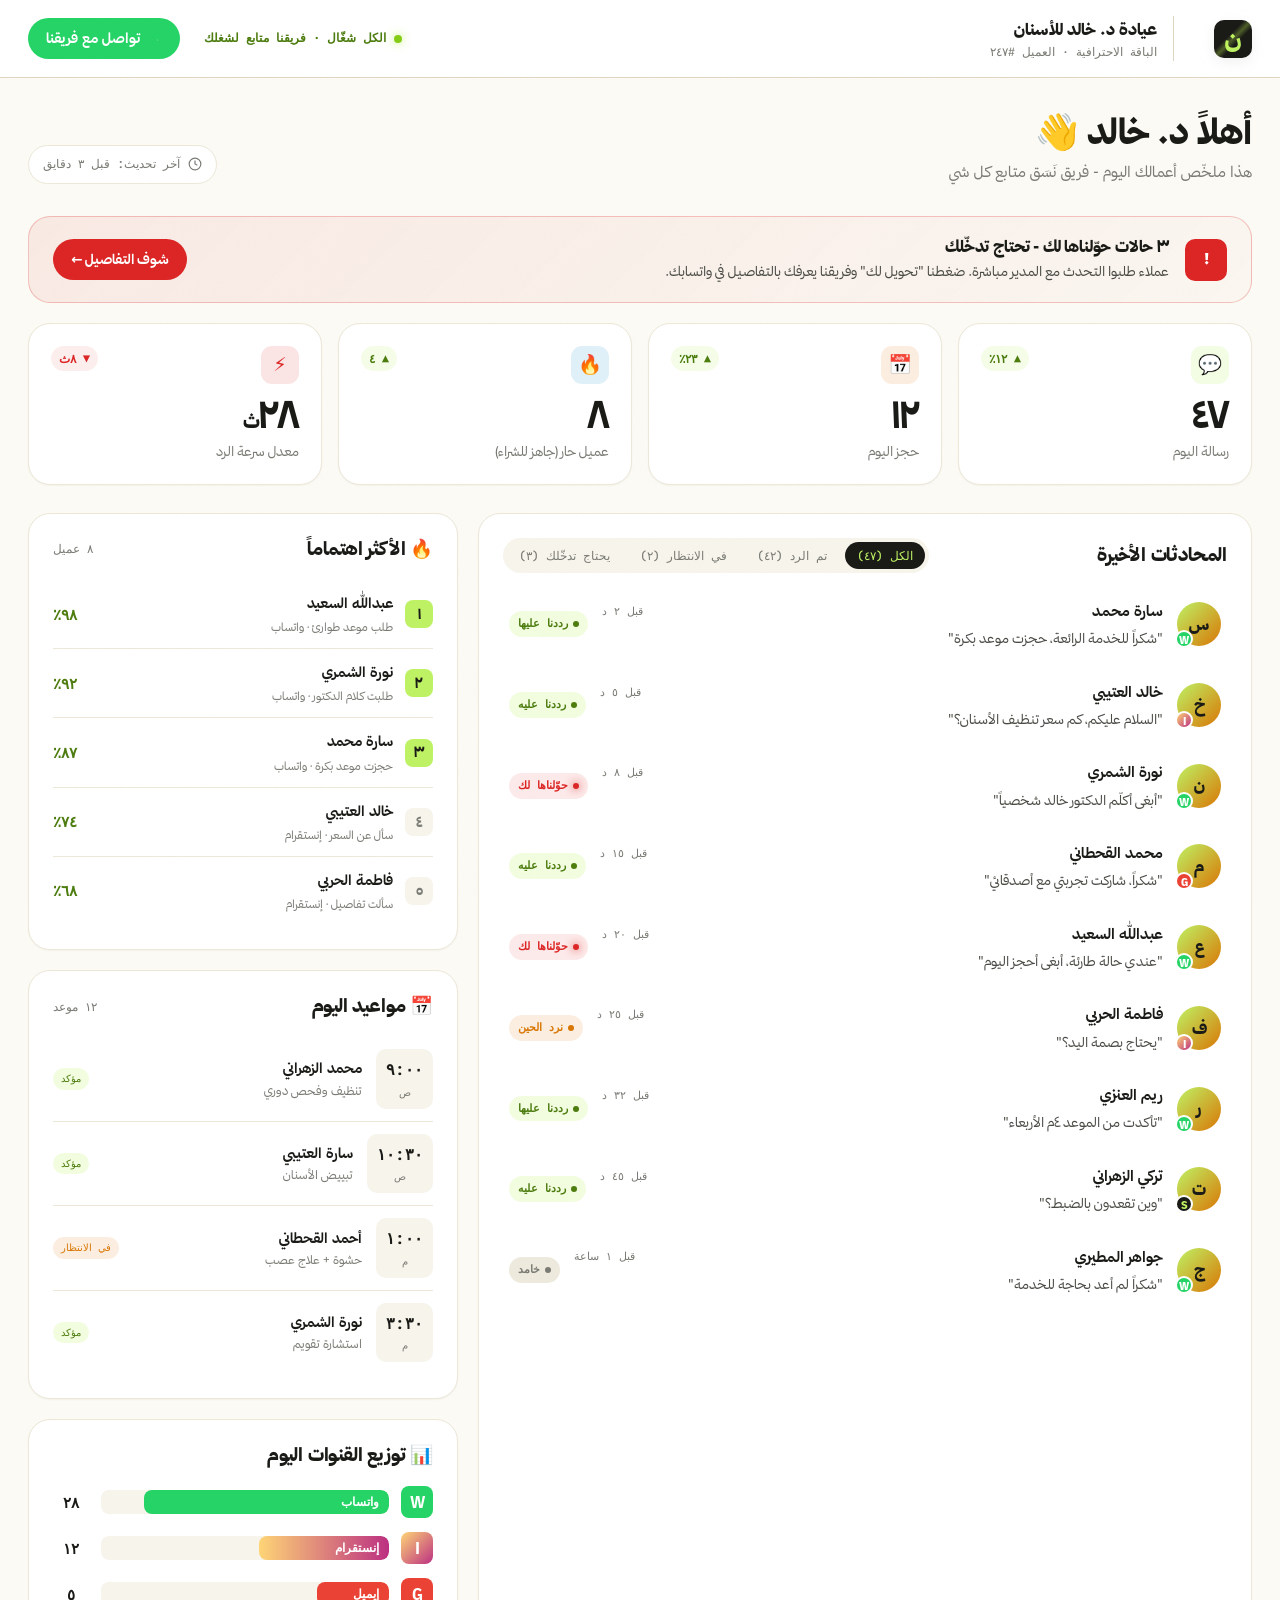
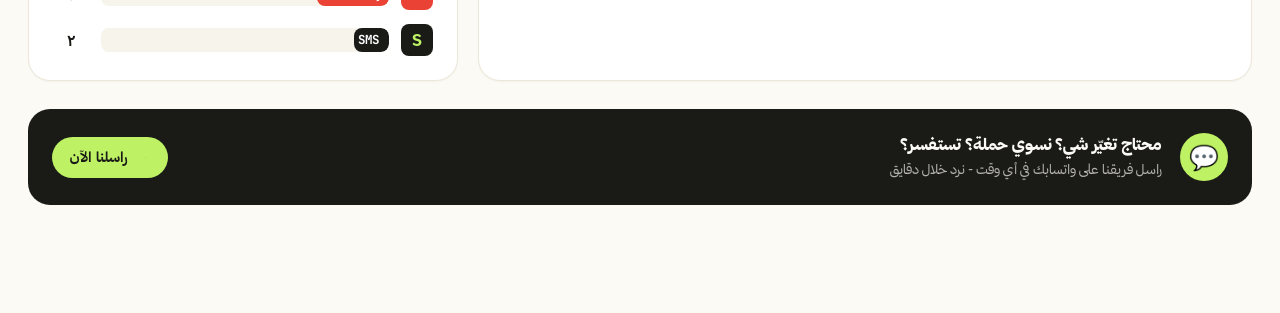
<file: client.html>
<!DOCTYPE html>
<html lang="ar" dir="rtl">
<head>
<meta charset="UTF-8">
<meta name="viewport" content="width=device-width, initial-scale=1.0">
<title>لوحة عملك · نَسَق</title>

<link rel="preconnect" href="https://fonts.googleapis.com">
<link rel="preconnect" href="https://fonts.gstatic.com" crossorigin>
<link href="https://fonts.googleapis.com/css2?family=JetBrains+Mono:wght@400;500;600&family=Instrument+Serif:ital@0;1&display=swap" rel="stylesheet">

<link rel="stylesheet" href="assets/styles.css">

<style>
body { background: var(--ink-1); overflow-x: hidden; min-height: 100vh; }

/* ============ Header ============ */
.client-header {
  background: var(--ink-2);
  border-bottom: 1px solid var(--line);
  padding: 16px 28px;
  display: flex;
  align-items: center;
  gap: 24px;
  position: sticky;
  top: 0;
  z-index: 30;
  backdrop-filter: blur(20px);
}

.client-brand {
  display: flex;
  align-items: center;
  gap: 12px;
  text-decoration: none;
  color: var(--text-1);
}

.client-info {
  margin-right: 16px;
  padding-right: 16px;
  border-right: 1px solid var(--line);
}

.client-name {
  font-family: var(--font-display);
  font-weight: 900;
  font-size: 1rem;
  color: var(--text-1);
}

.client-sub {
  font-family: var(--font-mono);
  font-size: 0.72rem;
  color: var(--text-3);
}

.client-status {
  margin-right: auto;
  display: flex;
  align-items: center;
  gap: 8px;
  font-family: var(--font-mono);
  font-size: 0.78rem;
  color: var(--lime-deep);
  font-weight: 600;
}

.client-status .live-dot {
  width: 8px; height: 8px;
  border-radius: 50%;
  background: var(--lime-dim);
  box-shadow: 0 0 10px var(--lime);
  animation: pulse-dot 2s ease-in-out infinite;
}

.client-actions {
  display: flex;
  gap: 10px;
  align-items: center;
}

.whatsapp-btn {
  background: #25D366;
  color: white;
  padding: 9px 18px;
  border-radius: 100px;
  text-decoration: none;
  font-weight: 600;
  font-size: 0.88rem;
  display: inline-flex;
  align-items: center;
  gap: 8px;
  transition: all 0.2s;
}

.whatsapp-btn:hover { transform: translateY(-2px); box-shadow: 0 8px 20px rgba(37, 211, 102, 0.3); }

/* ============ Content ============ */
.client-wrap {
  max-width: 1340px;
  margin: 0 auto;
  padding: 32px 28px 80px;
}

.welcome-row {
  display: flex;
  align-items: end;
  justify-content: space-between;
  margin-bottom: 32px;
  flex-wrap: wrap;
  gap: 20px;
}

.welcome-text h1 {
  font-family: var(--font-display);
  font-weight: 900;
  font-size: clamp(1.6rem, 3vw, 2.2rem);
  line-height: 1.2;
}

.welcome-text p {
  color: var(--text-3);
  font-size: 0.95rem;
  margin-top: 6px;
}

.last-update {
  font-family: var(--font-mono);
  font-size: 0.78rem;
  color: var(--text-3);
  display: inline-flex;
  align-items: center;
  gap: 8px;
  background: var(--ink-2);
  padding: 8px 14px;
  border-radius: 100px;
  border: 1px solid var(--line-soft);
}

/* ============ Hero stats ============ */
.hero-stats-grid {
  display: grid;
  grid-template-columns: repeat(4, 1fr);
  gap: 16px;
  margin-bottom: 28px;
}

.hs-card {
  background: var(--ink-2);
  border: 1px solid var(--line-soft);
  border-radius: var(--radius-lg);
  padding: 22px;
  position: relative;
  overflow: hidden;
  box-shadow: var(--shadow-sm);
  transition: transform 0.2s;
}

.hs-card:hover { transform: translateY(-2px); }

.hs-head {
  display: flex;
  justify-content: space-between;
  align-items: start;
  margin-bottom: 14px;
}

.hs-icon {
  width: 38px; height: 38px;
  border-radius: 11px;
  background: rgba(190, 242, 100, 0.18);
  color: var(--lime-deep);
  display: grid;
  place-items: center;
  font-size: 1.2rem;
}

.hs-card.amber .hs-icon { background: rgba(217, 119, 6, 0.12); color: var(--amber); }
.hs-card.sky .hs-icon { background: rgba(2, 132, 199, 0.12); color: var(--sky); }
.hs-card.rose .hs-icon { background: rgba(220, 38, 38, 0.12); color: var(--rose); }

.hs-delta {
  font-family: var(--font-mono);
  font-size: 0.72rem;
  font-weight: 600;
  padding: 3px 8px;
  border-radius: 100px;
}

.hs-delta.up { color: var(--lime-deep); background: rgba(190, 242, 100, 0.15); }
.hs-delta.down { color: var(--rose); background: rgba(220, 38, 38, 0.08); }

.hs-value {
  font-family: var(--font-display);
  font-size: 2.2rem;
  font-weight: 900;
  line-height: 1;
  margin-bottom: 6px;
  letter-spacing: -0.02em;
}

.hs-label {
  font-size: 0.85rem;
  color: var(--text-3);
}

/* ============ Main Grid ============ */
.client-grid {
  display: grid;
  grid-template-columns: 1.8fr 1fr;
  gap: 20px;
}

.panel-card {
  background: var(--ink-2);
  border: 1px solid var(--line-soft);
  border-radius: var(--radius-lg);
  padding: 24px;
  box-shadow: var(--shadow-sm);
}

.panel-head-row {
  display: flex;
  justify-content: space-between;
  align-items: center;
  margin-bottom: 20px;
  flex-wrap: wrap;
  gap: 12px;
}

.panel-head-row h3 {
  font-family: var(--font-display);
  font-weight: 900;
  font-size: 1.15rem;
}

/* ============ Conversations ============ */
.conv-filters {
  display: flex;
  gap: 6px;
  background: var(--ink-3);
  padding: 4px;
  border-radius: 100px;
}

.conv-filter {
  padding: 6px 12px;
  font-family: var(--font-mono);
  font-size: 0.72rem;
  border: none;
  background: transparent;
  color: var(--text-3);
  border-radius: 100px;
  cursor: pointer;
  font-weight: 500;
  transition: all 0.15s;
}

.conv-filter.active {
  background: var(--text-1);
  color: var(--lime);
}

.conv-list {
  display: flex;
  flex-direction: column;
  gap: 2px;
  margin: -8px;
}

.conv-item {
  display: flex;
  align-items: center;
  gap: 14px;
  padding: 14px;
  border-radius: 12px;
  transition: background 0.15s;
  cursor: pointer;
}

.conv-item:hover { background: var(--ink-3); }

.conv-avatar {
  width: 44px; height: 44px;
  border-radius: 50%;
  background: linear-gradient(135deg, var(--lime), var(--amber));
  display: grid;
  place-items: center;
  font-weight: 900;
  color: var(--text-1);
  flex-shrink: 0;
  position: relative;
}

.conv-channel {
  position: absolute;
  bottom: -2px;
  left: -2px;
  width: 18px; height: 18px;
  border-radius: 50%;
  border: 2px solid var(--ink-2);
  display: grid;
  place-items: center;
  font-size: 0.65rem;
  color: white;
}

.conv-channel.wa { background: #25D366; }
.conv-channel.ig { background: linear-gradient(135deg, #FED576, #BC3081); }
.conv-channel.em { background: #EA4335; }
.conv-channel.sm { background: var(--text-1); color: var(--lime); }

.conv-body {
  flex: 1;
  min-width: 0;
}

.conv-name-row {
  display: flex;
  justify-content: space-between;
  align-items: center;
  margin-bottom: 4px;
}

.conv-name {
  font-weight: 700;
  font-size: 0.92rem;
}

.conv-time {
  font-family: var(--font-mono);
  font-size: 0.7rem;
  color: var(--text-3);
}

.conv-msg {
  font-size: 0.85rem;
  color: var(--text-2);
  white-space: nowrap;
  overflow: hidden;
  text-overflow: ellipsis;
  max-width: 100%;
}

.conv-status {
  flex-shrink: 0;
  display: inline-flex;
  align-items: center;
  gap: 5px;
  padding: 4px 9px;
  border-radius: 100px;
  font-family: var(--font-mono);
  font-size: 0.68rem;
  font-weight: 600;
}

.conv-status.replied { background: rgba(190, 242, 100, 0.2); color: var(--lime-deep); }
.conv-status.waiting { background: rgba(217, 119, 6, 0.12); color: var(--amber); }
.conv-status.needs-you { background: rgba(220, 38, 38, 0.1); color: var(--rose); }
.conv-status.cold { background: var(--ink-4); color: var(--text-3); }

.conv-status::before {
  content: ""; width: 6px; height: 6px;
  border-radius: 50%; background: currentColor;
}

.conv-status.needs-you::before {
  animation: pulse-dot 1.5s ease-in-out infinite;
  box-shadow: 0 0 8px currentColor;
}

/* ============ Right column ============ */
.side-panels {
  display: flex;
  flex-direction: column;
  gap: 20px;
}

/* Hot leads */
.lead-item {
  display: flex;
  align-items: center;
  gap: 12px;
  padding: 12px 0;
  border-bottom: 1px solid var(--line-soft);
}

.lead-item:last-child { border-bottom: none; }

.lead-rank {
  width: 28px; height: 28px;
  border-radius: 8px;
  background: var(--ink-3);
  display: grid;
  place-items: center;
  font-family: var(--font-display);
  font-weight: 900;
  font-size: 0.85rem;
  color: var(--text-3);
  flex-shrink: 0;
}

.lead-rank.hot { background: var(--lime); color: var(--text-1); }

.lead-body {
  flex: 1;
  min-width: 0;
}

.lead-name {
  font-weight: 700;
  font-size: 0.88rem;
}

.lead-meta {
  font-size: 0.72rem;
  color: var(--text-3);
  margin-top: 2px;
}

.lead-score {
  font-family: var(--font-mono);
  font-weight: 700;
  font-size: 0.95rem;
  color: var(--lime-deep);
}

/* Appointments */
.appt-item {
  display: flex;
  align-items: center;
  gap: 14px;
  padding: 12px 0;
  border-bottom: 1px solid var(--line-soft);
}

.appt-item:last-child { border-bottom: none; }

.appt-time {
  text-align: center;
  font-family: var(--font-mono);
  flex-shrink: 0;
  background: var(--ink-3);
  padding: 8px 10px;
  border-radius: 10px;
  min-width: 56px;
}

.appt-time .hh {
  font-size: 1rem;
  font-weight: 700;
  color: var(--text-1);
}

.appt-time .ampm {
  font-size: 0.65rem;
  color: var(--text-3);
}

.appt-body {
  flex: 1;
  min-width: 0;
}

.appt-name {
  font-weight: 700;
  font-size: 0.88rem;
}

.appt-service {
  font-size: 0.75rem;
  color: var(--text-3);
}

.appt-status {
  font-family: var(--font-mono);
  font-size: 0.65rem;
  padding: 2px 8px;
  border-radius: 100px;
}

.appt-status.confirmed { background: rgba(190, 242, 100, 0.2); color: var(--lime-deep); }
.appt-status.pending { background: rgba(217, 119, 6, 0.12); color: var(--amber); }

/* Channels chart */
.channel-row {
  display: flex;
  align-items: center;
  gap: 12px;
  margin-bottom: 14px;
}

.channel-row:last-child { margin-bottom: 0; }

.channel-icon {
  width: 32px; height: 32px;
  border-radius: 8px;
  display: grid;
  place-items: center;
  color: white;
  font-weight: 700;
  flex-shrink: 0;
}

.channel-bar-wrap {
  flex: 1;
  height: 24px;
  background: var(--ink-3);
  border-radius: 8px;
  overflow: hidden;
  position: relative;
}

.channel-bar {
  height: 100%;
  border-radius: 8px;
  display: flex;
  align-items: center;
  padding: 0 10px;
  color: white;
  font-family: var(--font-mono);
  font-size: 0.78rem;
  font-weight: 700;
}

.channel-count {
  flex-shrink: 0;
  font-family: var(--font-mono);
  font-weight: 700;
  font-size: 0.95rem;
  min-width: 36px;
  text-align: center;
}

/* Need help banner */
.help-banner {
  background: var(--text-1);
  color: var(--ink-1);
  border-radius: var(--radius-lg);
  padding: 24px;
  display: flex;
  align-items: center;
  gap: 18px;
  margin-bottom: 28px;
}

.help-icon {
  width: 48px; height: 48px;
  border-radius: 50%;
  background: var(--lime);
  display: grid;
  place-items: center;
  font-size: 1.5rem;
  flex-shrink: 0;
}

.help-text {
  flex: 1;
}

.help-text h4 {
  font-size: 1rem;
  font-weight: 900;
  color: var(--ink-1);
  margin-bottom: 4px;
}

.help-text p {
  font-size: 0.85rem;
  color: rgba(245, 242, 233, 0.7);
}

/* Action banner */
.action-required {
  background: linear-gradient(135deg, rgba(220, 38, 38, 0.08), rgba(220, 38, 38, 0.02));
  border: 1px solid rgba(220, 38, 38, 0.25);
  border-radius: var(--radius-lg);
  padding: 20px 24px;
  margin-bottom: 20px;
  display: flex;
  align-items: center;
  gap: 16px;
}

.action-required .ar-icon {
  width: 42px; height: 42px;
  border-radius: 10px;
  background: var(--rose);
  color: white;
  display: grid;
  place-items: center;
  font-weight: 900;
  flex-shrink: 0;
}

.action-required .ar-body { flex: 1; }
.action-required .ar-body h4 {
  font-size: 1rem;
  font-weight: 900;
  margin-bottom: 4px;
  color: var(--text-1);
}
.action-required .ar-body p {
  font-size: 0.85rem;
  color: var(--text-2);
}

.action-required .ar-btn {
  background: var(--rose);
  color: white;
  padding: 9px 18px;
  border-radius: 100px;
  text-decoration: none;
  font-weight: 700;
  font-size: 0.85rem;
  white-space: nowrap;
}

/* ============ Responsive ============ */
@media (max-width: 1024px) {
  .client-grid { grid-template-columns: 1fr; }
  .hero-stats-grid { grid-template-columns: 1fr 1fr; }
}

@media (max-width: 640px) {
  .client-wrap { padding: 20px 16px 60px; }
  .client-header { padding: 14px 16px; }
  .client-info { display: none; }
  .hero-stats-grid { grid-template-columns: 1fr 1fr; gap: 10px; }
  .hs-card { padding: 16px; }
  .hs-value { font-size: 1.6rem; }
}
</style>
</head>
<body>

<!-- ============ HEADER ============ -->
<header class="client-header">
  <a href="index.html" class="client-brand">
    <div class="brand-mark">ن</div>
  </a>

  <div class="client-info">
    <div class="client-name">عيادة د. خالد للأسنان</div>
    <div class="client-sub">الباقة الاحترافية · العميل #٢٤٧</div>
  </div>

  <div class="client-status">
    <span class="live-dot"></span>
    الكل شغّال · فريقنا متابع لشغلك
  </div>

  <div class="client-actions">
    <a href="https://wa.me/966500000000" class="whatsapp-btn">
      <svg width="14" height="14" viewBox="0 0 24 24" fill="currentColor"><path d="M17.472 14.382c-.297-.149-1.758-.867-2.03-.967-.273-.099-.471-.148-.67.15"/></svg>
      تواصل مع فريقنا
    </a>
  </div>
</header>

<!-- ============ CONTENT ============ -->
<div class="client-wrap">

  <!-- Welcome row -->
  <div class="welcome-row">
    <div class="welcome-text">
      <h1>أهلاً د. خالد <span style="color: var(--lime-deep);">👋</span></h1>
      <p>هذا ملخّص أعمالك اليوم - فريق نَسَق متابع كل شي</p>
    </div>
    <div class="last-update">
      <svg width="14" height="14" viewBox="0 0 24 24" fill="none" stroke="currentColor" stroke-width="2">
        <circle cx="12" cy="12" r="10"/>
        <polyline points="12 6 12 12 16 14"/>
      </svg>
      آخر تحديث: قبل ٣ دقايق
    </div>
  </div>

  <!-- Action required banner -->
  <div class="action-required">
    <div class="ar-icon">!</div>
    <div class="ar-body">
      <h4>٣ حالات حوّلناها لك - تحتاج تدخّلك</h4>
      <p>عملاء طلبوا التحدث مع المدير مباشرة. ضغطنا "تحويل لك" وفريقنا يعرفك بالتفاصيل في واتسابك.</p>
    </div>
    <a href="https://wa.me/966500000000" class="ar-btn">شوف التفاصيل ←</a>
  </div>

  <!-- Hero stats -->
  <div class="hero-stats-grid">
    <div class="hs-card">
      <div class="hs-head">
        <div class="hs-icon">💬</div>
        <div class="hs-delta up">▲ ١٢٪</div>
      </div>
      <div class="hs-value">٤٧</div>
      <div class="hs-label">رسالة اليوم</div>
    </div>

    <div class="hs-card amber">
      <div class="hs-head">
        <div class="hs-icon">📅</div>
        <div class="hs-delta up">▲ ٢٣٪</div>
      </div>
      <div class="hs-value">١٢</div>
      <div class="hs-label">حجز اليوم</div>
    </div>

    <div class="hs-card sky">
      <div class="hs-head">
        <div class="hs-icon">🔥</div>
        <div class="hs-delta up">▲ ٤</div>
      </div>
      <div class="hs-value">٨</div>
      <div class="hs-label">عميل حار (جاهز للشراء)</div>
    </div>

    <div class="hs-card rose">
      <div class="hs-head">
        <div class="hs-icon">⚡</div>
        <div class="hs-delta down">▼ ٨ث</div>
      </div>
      <div class="hs-value">٢٨<span style="font-size: 1.2rem;">ث</span></div>
      <div class="hs-label">معدل سرعة الرد</div>
    </div>
  </div>

  <!-- Main grid -->
  <div class="client-grid">

    <!-- Conversations panel -->
    <div class="panel-card">
      <div class="panel-head-row">
        <h3>المحادثات الأخيرة</h3>
        <div class="conv-filters">
          <button class="conv-filter active">الكل (٤٧)</button>
          <button class="conv-filter">تم الرد (٤٢)</button>
          <button class="conv-filter">في الانتظار (٢)</button>
          <button class="conv-filter">يحتاج تدخّلك (٣)</button>
        </div>
      </div>

      <div class="conv-list">

        <div class="conv-item">
          <div class="conv-avatar">س
            <div class="conv-channel wa">W</div>
          </div>
          <div class="conv-body">
            <div class="conv-name-row">
              <div class="conv-name">سارة محمد</div>
              <div class="conv-time">قبل ٢ د</div>
            </div>
            <div class="conv-msg">"شكراً للخدمة الرائعة، حجزت موعد بكرة"</div>
          </div>
          <span class="conv-status replied">رددنا عليها</span>
        </div>

        <div class="conv-item">
          <div class="conv-avatar">خ
            <div class="conv-channel ig">I</div>
          </div>
          <div class="conv-body">
            <div class="conv-name-row">
              <div class="conv-name">خالد العتيبي</div>
              <div class="conv-time">قبل ٥ د</div>
            </div>
            <div class="conv-msg">"السلام عليكم، كم سعر تنظيف الأسنان؟"</div>
          </div>
          <span class="conv-status replied">رددنا عليه</span>
        </div>

        <div class="conv-item">
          <div class="conv-avatar">ن
            <div class="conv-channel wa">W</div>
          </div>
          <div class="conv-body">
            <div class="conv-name-row">
              <div class="conv-name">نورة الشمري</div>
              <div class="conv-time">قبل ٨ د</div>
            </div>
            <div class="conv-msg">"أبغى أكلّم الدكتور خالد شخصياً"</div>
          </div>
          <span class="conv-status needs-you">حوّلناها لك</span>
        </div>

        <div class="conv-item">
          <div class="conv-avatar">م
            <div class="conv-channel em">G</div>
          </div>
          <div class="conv-body">
            <div class="conv-name-row">
              <div class="conv-name">محمد القحطاني</div>
              <div class="conv-time">قبل ١٥ د</div>
            </div>
            <div class="conv-msg">"شكراً، شاركت تجربتي مع أصدقائي"</div>
          </div>
          <span class="conv-status replied">رددنا عليه</span>
        </div>

        <div class="conv-item">
          <div class="conv-avatar">ع
            <div class="conv-channel wa">W</div>
          </div>
          <div class="conv-body">
            <div class="conv-name-row">
              <div class="conv-name">عبدالله السعيد</div>
              <div class="conv-time">قبل ٢٠ د</div>
            </div>
            <div class="conv-msg">"عندي حالة طارئة، أبغى أحجز اليوم"</div>
          </div>
          <span class="conv-status needs-you">حوّلناها لك</span>
        </div>

        <div class="conv-item">
          <div class="conv-avatar">ف
            <div class="conv-channel ig">I</div>
          </div>
          <div class="conv-body">
            <div class="conv-name-row">
              <div class="conv-name">فاطمة الحربي</div>
              <div class="conv-time">قبل ٢٥ د</div>
            </div>
            <div class="conv-msg">"يحتاج بصمة اليد؟"</div>
          </div>
          <span class="conv-status waiting">نرد الحين</span>
        </div>

        <div class="conv-item">
          <div class="conv-avatar">ر
            <div class="conv-channel wa">W</div>
          </div>
          <div class="conv-body">
            <div class="conv-name-row">
              <div class="conv-name">ريم العنزي</div>
              <div class="conv-time">قبل ٣٢ د</div>
            </div>
            <div class="conv-msg">"تأكدت من الموعد ٤م الأربعاء"</div>
          </div>
          <span class="conv-status replied">رددنا عليها</span>
        </div>

        <div class="conv-item">
          <div class="conv-avatar">ت
            <div class="conv-channel sm">S</div>
          </div>
          <div class="conv-body">
            <div class="conv-name-row">
              <div class="conv-name">تركي الزهراني</div>
              <div class="conv-time">قبل ٤٥ د</div>
            </div>
            <div class="conv-msg">"وين تقعدون بالضبط؟"</div>
          </div>
          <span class="conv-status replied">رددنا عليه</span>
        </div>

        <div class="conv-item">
          <div class="conv-avatar">ج
            <div class="conv-channel wa">W</div>
          </div>
          <div class="conv-body">
            <div class="conv-name-row">
              <div class="conv-name">جواهر المطيري</div>
              <div class="conv-time">قبل ١ ساعة</div>
            </div>
            <div class="conv-msg">"شكراً لم أعد بحاجة للخدمة"</div>
          </div>
          <span class="conv-status cold">خامد</span>
        </div>

      </div>
    </div>

    <!-- Side panels -->
    <div class="side-panels">

      <!-- Hot leads -->
      <div class="panel-card">
        <div class="panel-head-row">
          <h3>🔥 الأكثر اهتماماً</h3>
          <span style="font-family: var(--font-mono); font-size: 0.72rem; color: var(--text-3);">٨ عميل</span>
        </div>

        <div class="lead-item">
          <div class="lead-rank hot">١</div>
          <div class="lead-body">
            <div class="lead-name">عبدالله السعيد</div>
            <div class="lead-meta">طلب موعد طوارئ · واتساب</div>
          </div>
          <div class="lead-score">٩٨٪</div>
        </div>

        <div class="lead-item">
          <div class="lead-rank hot">٢</div>
          <div class="lead-body">
            <div class="lead-name">نورة الشمري</div>
            <div class="lead-meta">طلبت كلام الدكتور · واتساب</div>
          </div>
          <div class="lead-score">٩٢٪</div>
        </div>

        <div class="lead-item">
          <div class="lead-rank hot">٣</div>
          <div class="lead-body">
            <div class="lead-name">سارة محمد</div>
            <div class="lead-meta">حجزت موعد بكرة · واتساب</div>
          </div>
          <div class="lead-score">٨٧٪</div>
        </div>

        <div class="lead-item">
          <div class="lead-rank">٤</div>
          <div class="lead-body">
            <div class="lead-name">خالد العتيبي</div>
            <div class="lead-meta">سأل عن السعر · إنستقرام</div>
          </div>
          <div class="lead-score">٧٤٪</div>
        </div>

        <div class="lead-item">
          <div class="lead-rank">٥</div>
          <div class="lead-body">
            <div class="lead-name">فاطمة الحربي</div>
            <div class="lead-meta">سألت تفاصيل · إنستقرام</div>
          </div>
          <div class="lead-score">٦٨٪</div>
        </div>
      </div>

      <!-- Today's appointments -->
      <div class="panel-card">
        <div class="panel-head-row">
          <h3>📅 مواعيد اليوم</h3>
          <span style="font-family: var(--font-mono); font-size: 0.72rem; color: var(--text-3);">١٢ موعد</span>
        </div>

        <div class="appt-item">
          <div class="appt-time">
            <div class="hh">٩:٠٠</div>
            <div class="ampm">ص</div>
          </div>
          <div class="appt-body">
            <div class="appt-name">محمد الزهراني</div>
            <div class="appt-service">تنظيف وفحص دوري</div>
          </div>
          <span class="appt-status confirmed">مؤكد</span>
        </div>

        <div class="appt-item">
          <div class="appt-time">
            <div class="hh">١٠:٣٠</div>
            <div class="ampm">ص</div>
          </div>
          <div class="appt-body">
            <div class="appt-name">سارة العتيبي</div>
            <div class="appt-service">تبييض الأسنان</div>
          </div>
          <span class="appt-status confirmed">مؤكد</span>
        </div>

        <div class="appt-item">
          <div class="appt-time">
            <div class="hh">١:٠٠</div>
            <div class="ampm">م</div>
          </div>
          <div class="appt-body">
            <div class="appt-name">أحمد القحطاني</div>
            <div class="appt-service">حشوة + علاج عصب</div>
          </div>
          <span class="appt-status pending">في الانتظار</span>
        </div>

        <div class="appt-item">
          <div class="appt-time">
            <div class="hh">٣:٣٠</div>
            <div class="ampm">م</div>
          </div>
          <div class="appt-body">
            <div class="appt-name">نورة الشمري</div>
            <div class="appt-service">استشارة تقويم</div>
          </div>
          <span class="appt-status confirmed">مؤكد</span>
        </div>
      </div>

      <!-- Channels distribution -->
      <div class="panel-card">
        <div class="panel-head-row">
          <h3>📊 توزيع القنوات اليوم</h3>
        </div>

        <div class="channel-row">
          <div class="channel-icon" style="background: #25D366;">W</div>
          <div class="channel-bar-wrap">
            <div class="channel-bar" style="background: #25D366; width: 85%;">واتساب</div>
          </div>
          <div class="channel-count">٢٨</div>
        </div>

        <div class="channel-row">
          <div class="channel-icon" style="background: linear-gradient(135deg, #FED576, #BC3081);">I</div>
          <div class="channel-bar-wrap">
            <div class="channel-bar" style="background: linear-gradient(90deg, #FED576, #BC3081); width: 45%;">إنستقرام</div>
          </div>
          <div class="channel-count">١٢</div>
        </div>

        <div class="channel-row">
          <div class="channel-icon" style="background: #EA4335;">G</div>
          <div class="channel-bar-wrap">
            <div class="channel-bar" style="background: #EA4335; width: 25%;">إيميل</div>
          </div>
          <div class="channel-count">٥</div>
        </div>

        <div class="channel-row">
          <div class="channel-icon" style="background: var(--text-1); color: var(--lime);">S</div>
          <div class="channel-bar-wrap">
            <div class="channel-bar" style="background: var(--text-1); width: 12%;">SMS</div>
          </div>
          <div class="channel-count">٢</div>
        </div>
      </div>

    </div>
  </div>

  <!-- Need help banner -->
  <div class="help-banner" style="margin-top: 28px;">
    <div class="help-icon">💬</div>
    <div class="help-text">
      <h4>محتاج تغيّر شي؟ نسوي حملة؟ تستفسر؟</h4>
      <p>راسل فريقنا على واتسابك في أي وقت - نرد خلال دقايق</p>
    </div>
    <a href="https://wa.me/966500000000" class="whatsapp-btn" style="background: var(--lime); color: var(--text-1);">
      <svg width="14" height="14" viewBox="0 0 24 24" fill="currentColor"><path d="M17.472 14.382c-.297-.149-1.758-.867-2.03-.967"/></svg>
      راسلنا الآن
    </a>
  </div>

</div>

<script>
// Filter buttons interactivity
document.querySelectorAll('.conv-filter').forEach(btn => {
  btn.addEventListener('click', () => {
    document.querySelectorAll('.conv-filter').forEach(b => b.classList.remove('active'));
    btn.classList.add('active');
  });
});
</script>

</body>
</html>
</file>
<file: assets/styles.css>
/* ============================================
   نَسَق · Nasaq Automation Platform
   Light Theme · Thmanyah Sans
   ============================================ */

@font-face {
  font-family: "Thmanyah Sans";
  src: url("../woff2/thmanyahsans-Light.woff2") format("woff2");
  font-weight: 300;
  font-style: normal;
  font-display: swap;
}

@font-face {
  font-family: "Thmanyah Sans";
  src: url("../woff2/thmanyahsans-Regular.woff2") format("woff2");
  font-weight: 400;
  font-style: normal;
  font-display: swap;
}

@font-face {
  font-family: "Thmanyah Sans";
  src: url("../woff2/thmanyahsans-Medium.woff2") format("woff2");
  font-weight: 500;
  font-style: normal;
  font-display: swap;
}

@font-face {
  font-family: "Thmanyah Sans";
  src: url("../woff2/thmanyahsans-Bold.woff2") format("woff2");
  font-weight: 700;
  font-style: normal;
  font-display: swap;
}

@font-face {
  font-family: "Thmanyah Sans";
  src: url("../woff2/thmanyahsans-Black.woff2") format("woff2");
  font-weight: 900;
  font-style: normal;
  font-display: swap;
}

:root {
  /* Surfaces (light) */
  --ink-0: #F5F2E9;    /* warm cream - contrast sections / footer */
  --ink-1: #FBFAF4;    /* main background */
  --ink-2: #FFFFFF;    /* elevated surface / cards */
  --ink-3: #F7F4EC;    /* sunken / nested surface */
  --ink-4: #EDE9DC;    /* subtle bg */
  --ink-5: #DDD7C5;    /* stronger bg */

  --line: #DCD6C2;     /* default border */
  --line-soft: #ECE7D7; /* subtle border */
  --line-strong: #C9C2AC;

  /* Text */
  --text-1: #1A1B17;   /* primary - near black */
  --text-2: #4A4B45;   /* secondary */
  --text-3: #7A7B74;   /* tertiary / muted */
  --text-4: #A8A89E;   /* very muted */

  /* Accent */
  --lime: #BEF264;          /* primary accent */
  --lime-bright: #D9F99D;   /* lighter version */
  --lime-dim: #84CC16;      /* mid */
  --lime-deep: #4D7C0F;     /* dark - for text on light bg */
  --lime-ink: #2C4A0C;      /* darkest - max contrast */

  --amber: #D97706;
  --amber-deep: #92400E;

  --rose: #DC2626;
  --sky: #0284C7;
  --grape: #7C3AED;

  /* Type */
  --font-display: "Thmanyah Sans", "Tajawal", system-ui, sans-serif;
  --font-body: "Thmanyah Sans", "Tajawal", system-ui, sans-serif;
  --font-mono: "JetBrains Mono", monospace;
  --font-en: "Instrument Serif", Georgia, serif;

  /* Spacing */
  --radius-sm: 6px;
  --radius: 14px;
  --radius-lg: 22px;
  --radius-xl: 32px;

  /* Effects */
  --shadow-sm: 0 1px 2px rgba(20, 25, 10, 0.04);
  --shadow: 0 4px 14px rgba(20, 25, 10, 0.06);
  --shadow-lg: 0 16px 40px rgba(20, 25, 10, 0.08);
  --shadow-xl: 0 32px 80px rgba(20, 25, 10, 0.12);

  --grain: url("data:image/svg+xml,%3Csvg xmlns='http://www.w3.org/2000/svg' width='200' height='200'%3E%3Cfilter id='n'%3E%3CfeTurbulence baseFrequency='0.85' numOctaves='2' stitchTiles='stitch'/%3E%3CfeColorMatrix values='0 0 0 0 0.5 0 0 0 0 0.5 0 0 0 0 0.4 0 0 0 0.5 0'/%3E%3C/filter%3E%3Crect width='100%25' height='100%25' filter='url(%23n)'/%3E%3C/svg%3E");
}

* { box-sizing: border-box; margin: 0; padding: 0; }

html { scroll-behavior: smooth; }

body {
  font-family: var(--font-body);
  background: var(--ink-1);
  color: var(--text-1);
  font-weight: 400;
  line-height: 1.65;
  -webkit-font-smoothing: antialiased;
  -moz-osx-font-smoothing: grayscale;
  text-rendering: optimizeLegibility;
  overflow-x: hidden;
}

body::before {
  content: "";
  position: fixed;
  inset: 0;
  background-image: var(--grain);
  opacity: 0.025;
  pointer-events: none;
  z-index: 100;
  mix-blend-mode: multiply;
}

/* ============================================
   Typography
   ============================================ */

h1, h2, h3, h4 {
  font-family: var(--font-display);
  font-weight: 900;
  line-height: 1.2;
  letter-spacing: -0.01em;
  color: var(--text-1);
}

.display-1 {
  font-family: var(--font-display);
  font-size: clamp(2.6rem, 6vw, 5.5rem);
  font-weight: 900;
  line-height: 1.05;
  letter-spacing: -0.02em;
}

.display-2 {
  font-family: var(--font-display);
  font-size: clamp(2rem, 4vw, 3.5rem);
  font-weight: 900;
  line-height: 1.1;
  letter-spacing: -0.015em;
}

.serif-en {
  font-family: var(--font-en);
  font-style: italic;
  font-weight: 400;
}

.mono { font-family: var(--font-mono); }

.eyebrow {
  font-family: var(--font-mono);
  font-size: 0.72rem;
  font-weight: 500;
  letter-spacing: 0.12em;
  text-transform: uppercase;
  color: var(--lime-deep);
  display: inline-flex;
  align-items: center;
  gap: 8px;
}

.eyebrow::before {
  content: "";
  width: 22px;
  height: 1px;
  background: var(--lime-deep);
  display: inline-block;
}

/* ============================================
   Layout
   ============================================ */

.wrap {
  max-width: 1320px;
  margin: 0 auto;
  padding: 0 32px;
}

.wrap-tight { max-width: 1080px; margin: 0 auto; padding: 0 32px; }

section { position: relative; padding: 120px 0; }

/* ============================================
   Nav
   ============================================ */

.nav {
  position: fixed;
  top: 0; right: 0; left: 0;
  z-index: 50;
  padding: 16px 32px;
  background: rgba(251, 250, 244, 0.75);
  backdrop-filter: blur(20px) saturate(140%);
  -webkit-backdrop-filter: blur(20px) saturate(140%);
  border-bottom: 1px solid var(--line-soft);
}

.nav-inner {
  max-width: 1320px;
  margin: 0 auto;
  display: flex;
  align-items: center;
  justify-content: space-between;
  gap: 32px;
}

.brand {
  display: flex;
  align-items: center;
  gap: 12px;
  text-decoration: none;
  color: var(--text-1);
}

.brand-mark {
  width: 38px;
  height: 38px;
  border-radius: 10px;
  background: var(--text-1);
  display: grid;
  place-items: center;
  color: var(--lime);
  font-family: var(--font-display);
  font-weight: 900;
  font-size: 1.5rem;
  position: relative;
  overflow: hidden;
  box-shadow: var(--shadow);
}

.brand-mark::after {
  content: "";
  position: absolute;
  inset: 0;
  background: linear-gradient(135deg, transparent 40%, rgba(199, 249, 80, 0.3) 50%, transparent 60%);
  animation: shine 4s ease-in-out infinite;
}

@keyframes shine {
  0%, 100% { transform: translateX(-100%) translateY(-100%); }
  50% { transform: translateX(100%) translateY(100%); }
}

.brand-name {
  font-family: var(--font-display);
  font-weight: 900;
  font-size: 1.35rem;
  letter-spacing: -0.01em;
}

.brand-tag {
  font-family: var(--font-mono);
  font-size: 0.62rem;
  color: var(--text-3);
  letter-spacing: 0.1em;
  display: block;
  margin-top: -2px;
}

.nav-links {
  display: flex;
  gap: 36px;
  align-items: center;
}

.nav-links a {
  color: var(--text-2);
  text-decoration: none;
  font-size: 0.92rem;
  font-weight: 500;
  transition: color 0.2s;
}

.nav-links a:hover { color: var(--lime-deep); }

.nav-cta {
  display: flex;
  gap: 12px;
  align-items: center;
}

/* ============================================
   Buttons
   ============================================ */

.btn {
  display: inline-flex;
  align-items: center;
  gap: 10px;
  padding: 13px 22px;
  border-radius: 100px;
  font-family: var(--font-body);
  font-weight: 600;
  font-size: 0.95rem;
  text-decoration: none;
  border: none;
  cursor: pointer;
  transition: transform 0.2s ease, box-shadow 0.2s ease, background 0.2s ease;
  white-space: nowrap;
}

.btn-primary {
  background: var(--text-1);
  color: var(--lime);
  box-shadow: 0 4px 14px rgba(26, 27, 23, 0.18);
}

.btn-primary:hover {
  transform: translateY(-2px);
  box-shadow: 0 12px 32px rgba(26, 27, 23, 0.28);
  background: #000;
}

.btn-lime {
  background: var(--lime);
  color: var(--text-1);
  box-shadow: 0 4px 14px rgba(190, 242, 100, 0.4);
}

.btn-lime:hover {
  background: var(--lime-bright);
  transform: translateY(-2px);
  box-shadow: 0 12px 32px rgba(190, 242, 100, 0.55);
}

.btn-ghost {
  background: transparent;
  color: var(--text-1);
  border: 1px solid var(--line);
}

.btn-ghost:hover {
  border-color: var(--text-1);
  background: var(--ink-2);
}

.btn-pill {
  padding: 9px 16px;
  font-size: 0.85rem;
}

.btn-lg {
  padding: 17px 30px;
  font-size: 1rem;
}

.btn-arrow {
  width: 16px; height: 16px;
  display: inline-block;
  transition: transform 0.2s;
}

.btn:hover .btn-arrow { transform: translateX(-4px); }

/* ============================================
   Hero
   ============================================ */

.hero {
  padding: 160px 0 100px;
  position: relative;
  overflow: hidden;
}

.hero::before {
  content: "";
  position: absolute;
  top: 10%;
  right: -10%;
  width: 600px;
  height: 600px;
  background: radial-gradient(circle, rgba(190, 242, 100, 0.5) 0%, transparent 60%);
  pointer-events: none;
  filter: blur(80px);
}

.hero::after {
  content: "";
  position: absolute;
  bottom: -20%;
  left: -10%;
  width: 500px;
  height: 500px;
  background: radial-gradient(circle, rgba(217, 119, 6, 0.12) 0%, transparent 60%);
  pointer-events: none;
  filter: blur(80px);
}

.hero-grid {
  display: grid;
  grid-template-columns: 1.2fr 1fr;
  gap: 80px;
  align-items: center;
}

.hero-pretitle {
  display: inline-flex;
  align-items: center;
  gap: 10px;
  padding: 8px 16px;
  border: 1px solid var(--line);
  border-radius: 100px;
  font-family: var(--font-mono);
  font-size: 0.78rem;
  color: var(--text-2);
  margin-bottom: 28px;
  background: var(--ink-2);
  box-shadow: var(--shadow-sm);
}

.hero-pretitle .dot {
  width: 6px; height: 6px;
  border-radius: 50%;
  background: var(--lime-dim);
  box-shadow: 0 0 12px var(--lime-dim);
  animation: pulse-dot 2s ease-in-out infinite;
}

@keyframes pulse-dot {
  0%, 100% { opacity: 1; transform: scale(1); }
  50% { opacity: 0.6; transform: scale(1.4); }
}

.hero h1 {
  margin-bottom: 24px;
  color: var(--text-1);
}

.hero h1 .accent {
  color: var(--lime-deep);
  position: relative;
  display: inline-block;
}

.hero h1 .accent::after {
  content: "";
  position: absolute;
  bottom: 0.08em;
  right: 0;
  left: 0;
  height: 0.18em;
  background: var(--lime);
  opacity: 0.55;
  border-radius: 4px;
  z-index: -1;
}

.hero h1 .ital {
  font-family: var(--font-en);
  font-style: italic;
  font-weight: 400;
  color: var(--text-3);
}

.hero-desc {
  font-size: 1.12rem;
  color: var(--text-2);
  max-width: 540px;
  margin-bottom: 40px;
  line-height: 1.75;
  font-weight: 400;
}

.hero-cta {
  display: flex;
  gap: 16px;
  margin-bottom: 56px;
  flex-wrap: wrap;
}

.hero-stats {
  display: flex;
  gap: 48px;
  padding-top: 32px;
  border-top: 1px solid var(--line-soft);
}

.stat {
  display: flex;
  flex-direction: column;
  gap: 4px;
}

.stat-num {
  font-family: var(--font-display);
  font-size: 2rem;
  font-weight: 900;
  color: var(--text-1);
  letter-spacing: -0.02em;
}

.stat-num .accent { color: var(--lime-deep); }

.stat-label {
  font-size: 0.82rem;
  color: var(--text-3);
}

/* Hero visual */
.hero-visual {
  position: relative;
  height: 600px;
}

.workflow-preview {
  position: absolute;
  inset: 0;
}

.flow-node {
  position: absolute;
  background: var(--ink-2);
  border: 1px solid var(--line);
  border-radius: var(--radius);
  padding: 14px 18px;
  display: flex;
  align-items: center;
  gap: 12px;
  min-width: 200px;
  box-shadow: var(--shadow-lg);
  backdrop-filter: blur(20px);
}

.flow-node.glow {
  border-color: var(--lime-dim);
  box-shadow: 0 0 0 2px var(--lime), var(--shadow-xl), 0 0 40px rgba(190, 242, 100, 0.4);
}

.flow-node-icon {
  width: 36px;
  height: 36px;
  border-radius: 9px;
  display: grid;
  place-items: center;
  font-size: 1.1rem;
}

.flow-node-icon.lime { background: rgba(190, 242, 100, 0.25); color: var(--lime-deep); }
.flow-node-icon.sky { background: rgba(2, 132, 199, 0.12); color: var(--sky); }
.flow-node-icon.amber { background: rgba(217, 119, 6, 0.12); color: var(--amber); }
.flow-node-icon.grape { background: rgba(124, 58, 237, 0.12); color: var(--grape); }
.flow-node-icon.rose { background: rgba(220, 38, 38, 0.10); color: var(--rose); }

.flow-node-label {
  font-size: 0.7rem;
  color: var(--text-3);
  font-family: var(--font-mono);
  text-transform: uppercase;
  letter-spacing: 0.08em;
}

.flow-node-title {
  font-size: 0.95rem;
  font-weight: 700;
  color: var(--text-1);
  margin-top: 2px;
}

.flow-line {
  position: absolute;
  background: linear-gradient(180deg, var(--lime-dim) 0%, transparent 100%);
  opacity: 0.3;
}

.flow-pulse {
  position: absolute;
  width: 8px;
  height: 8px;
  background: var(--lime-dim);
  border-radius: 50%;
  box-shadow: 0 0 16px var(--lime-dim), 0 0 30px var(--lime-dim);
}

/* Position nodes for hero */
.n1 { top: 0; right: 30px; animation: float 6s ease-in-out infinite; }
.n2 { top: 130px; left: 20px; animation: float 7s ease-in-out infinite 0.5s; }
.n3 { top: 250px; right: 60px; animation: float 8s ease-in-out infinite 1s; }
.n4 { top: 380px; left: 40px; animation: float 6.5s ease-in-out infinite 1.5s; }
.n5 { top: 500px; right: 30px; animation: float 7.5s ease-in-out infinite 2s; }

@keyframes float {
  0%, 100% { transform: translateY(0); }
  50% { transform: translateY(-8px); }
}

.hero-svg {
  position: absolute;
  inset: 0;
  width: 100%;
  height: 100%;
  pointer-events: none;
}

.flow-path {
  fill: none;
  stroke: var(--lime-dim);
  stroke-width: 1.5;
  stroke-dasharray: 4 6;
  opacity: 0.6;
}

.flow-pulse-svg {
  fill: var(--lime-dim);
  filter: drop-shadow(0 0 8px var(--lime));
}

/* ============================================
   Logos marquee
   ============================================ */

.logos-bar {
  padding: 60px 0;
  border-top: 1px solid var(--line-soft);
  border-bottom: 1px solid var(--line-soft);
  overflow: hidden;
  background: var(--ink-2);
}

.logos-label {
  text-align: center;
  font-family: var(--font-mono);
  font-size: 0.78rem;
  color: var(--text-3);
  letter-spacing: 0.15em;
  text-transform: uppercase;
  margin-bottom: 36px;
}

.logos-track {
  display: flex;
  gap: 80px;
  animation: marquee 30s linear infinite;
  width: max-content;
}

@keyframes marquee {
  from { transform: translateX(0); }
  to { transform: translateX(50%); }
}

.logo-item {
  display: flex;
  align-items: center;
  gap: 12px;
  color: var(--text-2);
  font-size: 1.05rem;
  font-weight: 600;
  white-space: nowrap;
  opacity: 0.65;
  transition: opacity 0.3s;
}

.logo-item:hover { opacity: 1; }

.logo-item svg { width: 28px; height: 28px; }

/* ============================================
   Features grid
   ============================================ */

.section-head {
  display: grid;
  grid-template-columns: 1fr 1fr;
  gap: 60px;
  margin-bottom: 80px;
  align-items: end;
}

.section-head h2 {
  font-size: clamp(2rem, 4vw, 3.5rem);
  font-weight: 900;
}

.section-head p {
  font-size: 1.08rem;
  color: var(--text-2);
  line-height: 1.75;
}

.features {
  display: grid;
  grid-template-columns: repeat(12, 1fr);
  gap: 20px;
}

.feature-card {
  background: var(--ink-2);
  border: 1px solid var(--line-soft);
  border-radius: var(--radius-lg);
  padding: 36px;
  position: relative;
  overflow: hidden;
  transition: transform 0.3s, box-shadow 0.3s, border-color 0.3s;
  box-shadow: var(--shadow-sm);
}

.feature-card:hover {
  transform: translateY(-4px);
  box-shadow: var(--shadow-lg);
  border-color: var(--line);
}

.feature-card.span-6 { grid-column: span 6; }
.feature-card.span-4 { grid-column: span 4; }
.feature-card.span-8 { grid-column: span 8; }
.feature-card.span-12 { grid-column: span 12; }

.feature-card.feature-hero {
  background: linear-gradient(135deg, var(--ink-2) 0%, rgba(190, 242, 100, 0.05) 100%);
  min-height: 360px;
  border-color: var(--lime-dim);
}

.feature-card.feature-hero::before {
  content: "";
  position: absolute;
  top: -50%;
  right: -10%;
  width: 70%;
  height: 200%;
  background: radial-gradient(ellipse, rgba(190, 242, 100, 0.18) 0%, transparent 60%);
  pointer-events: none;
}

.feature-icon {
  width: 52px;
  height: 52px;
  border-radius: 13px;
  background: rgba(190, 242, 100, 0.2);
  color: var(--lime-deep);
  display: grid;
  place-items: center;
  margin-bottom: 24px;
  position: relative;
}

.feature-icon svg { width: 24px; height: 24px; }

.feature-card h3 {
  font-size: 1.4rem;
  margin-bottom: 12px;
  font-weight: 900;
}

.feature-card p {
  color: var(--text-2);
  font-size: 0.95rem;
  line-height: 1.75;
}

.feature-mini-demo {
  margin-top: 28px;
  background: var(--ink-1);
  border: 1px solid var(--line-soft);
  border-radius: var(--radius);
  padding: 16px;
  font-family: var(--font-mono);
  font-size: 0.8rem;
}

.demo-line {
  display: flex;
  align-items: center;
  gap: 10px;
  padding: 6px 0;
  color: var(--text-2);
}

.demo-line .tag {
  background: var(--text-1);
  padding: 2px 8px;
  border-radius: 4px;
  font-size: 0.7rem;
  color: var(--lime);
  font-weight: 600;
}

/* ============================================
   Workflow demo section
   ============================================ */

.demo-section {
  background: var(--ink-3);
  border-top: 1px solid var(--line-soft);
  border-bottom: 1px solid var(--line-soft);
}

.demo-stage {
  background: var(--ink-2);
  border: 1px solid var(--line);
  border-radius: var(--radius-xl);
  overflow: hidden;
  box-shadow: var(--shadow-xl);
}

.demo-stage-head {
  display: flex;
  align-items: center;
  justify-content: space-between;
  padding: 18px 24px;
  border-bottom: 1px solid var(--line-soft);
  background: var(--ink-3);
}

.window-dots { display: flex; gap: 6px; }
.window-dots span {
  width: 12px; height: 12px;
  border-radius: 50%;
  background: var(--ink-5);
}

.demo-title {
  font-family: var(--font-mono);
  font-size: 0.82rem;
  color: var(--text-2);
}

.demo-body {
  padding: 60px 40px;
  min-height: 520px;
  position: relative;
  background-image:
    radial-gradient(circle, var(--line) 1px, transparent 1px);
  background-size: 24px 24px;
  background-position: 0 0;
  background-color: var(--ink-1);
}

/* ============================================
   Pricing
   ============================================ */

.pricing-grid {
  display: grid;
  grid-template-columns: repeat(3, 1fr);
  gap: 20px;
  margin-top: 60px;
}

.price-card {
  background: var(--ink-2);
  border: 1px solid var(--line-soft);
  border-radius: var(--radius-lg);
  padding: 40px 32px;
  position: relative;
  box-shadow: var(--shadow-sm);
  transition: box-shadow 0.3s;
}

.price-card:hover { box-shadow: var(--shadow-lg); }

.price-card.featured {
  background: var(--text-1);
  color: var(--ink-1);
  border-color: var(--text-1);
  box-shadow: 0 24px 60px rgba(26, 27, 23, 0.25);
  transform: scale(1.02);
}

.price-card.featured .price-name { color: var(--lime); }
.price-card.featured .price-desc { color: rgba(245, 242, 233, 0.7); }
.price-card.featured .price-num { color: #FFF; }
.price-card.featured .price-currency,
.price-card.featured .price-period { color: rgba(245, 242, 233, 0.5); }
.price-card.featured .price-features { border-top-color: rgba(245, 242, 233, 0.1); }
.price-card.featured .price-features li { color: rgba(245, 242, 233, 0.85); }
.price-card.featured .price-features li::before {
  background: rgba(190, 242, 100, 0.2);
  background-image: url("data:image/svg+xml,%3Csvg xmlns='http://www.w3.org/2000/svg' viewBox='0 0 16 16' fill='%23BEF264'%3E%3Cpath d='M6.5 11L3 7.5l1-1L6.5 9 12 3.5l1 1L6.5 11z'/%3E%3C/svg%3E");
  background-size: 12px;
  background-position: center;
  background-repeat: no-repeat;
}

.price-badge {
  position: absolute;
  top: -12px;
  right: 32px;
  background: var(--lime);
  color: var(--text-1);
  font-family: var(--font-mono);
  font-size: 0.7rem;
  font-weight: 700;
  letter-spacing: 0.08em;
  text-transform: uppercase;
  padding: 6px 14px;
  border-radius: 100px;
}

.price-name {
  font-family: var(--font-display);
  font-size: 1.3rem;
  margin-bottom: 12px;
  font-weight: 900;
}

.price-desc {
  color: var(--text-3);
  font-size: 0.88rem;
  margin-bottom: 28px;
  min-height: 44px;
}

.price-amount {
  display: flex;
  align-items: baseline;
  gap: 8px;
  margin-bottom: 6px;
}

.price-currency {
  font-family: var(--font-mono);
  color: var(--text-2);
  font-size: 0.9rem;
}

.price-num {
  font-family: var(--font-display);
  font-size: 3.2rem;
  font-weight: 900;
  letter-spacing: -0.03em;
  color: var(--text-1);
}

.price-period {
  color: var(--text-3);
  font-size: 0.9rem;
  margin-bottom: 32px;
}

.price-features {
  list-style: none;
  margin: 32px 0;
  padding: 28px 0;
  border-top: 1px solid var(--line-soft);
}

.price-features li {
  display: flex;
  align-items: center;
  gap: 12px;
  padding: 8px 0;
  color: var(--text-2);
  font-size: 0.92rem;
}

.price-features li::before {
  content: "";
  width: 16px; height: 16px;
  border-radius: 50%;
  background: var(--lime);
  background-image: url("data:image/svg+xml,%3Csvg xmlns='http://www.w3.org/2000/svg' viewBox='0 0 16 16' fill='%231A1B17'%3E%3Cpath d='M6.5 11L3 7.5l1-1L6.5 9 12 3.5l1 1L6.5 11z'/%3E%3C/svg%3E");
  background-size: 12px;
  background-position: center;
  background-repeat: no-repeat;
  flex-shrink: 0;
}

.price-cta {
  width: 100%;
  justify-content: center;
}

/* ============================================
   Testimonial / Quote
   ============================================ */

.quote-block {
  max-width: 920px;
  margin: 0 auto;
  text-align: center;
}

.quote-mark {
  font-family: var(--font-en);
  font-size: 5rem;
  color: var(--lime-deep);
  line-height: 1;
  margin-bottom: 24px;
  display: inline-block;
  font-style: italic;
}

.quote-text {
  font-family: var(--font-display);
  font-size: clamp(1.5rem, 3vw, 2.4rem);
  line-height: 1.4;
  font-weight: 700;
  color: var(--text-1);
  margin-bottom: 40px;
}

.quote-author {
  display: inline-flex;
  align-items: center;
  gap: 14px;
}

.quote-avatar {
  width: 48px; height: 48px;
  border-radius: 50%;
  background: linear-gradient(135deg, var(--lime), var(--amber));
}

.quote-name {
  font-weight: 700;
  color: var(--text-1);
}

.quote-role {
  font-size: 0.85rem;
  color: var(--text-3);
}

/* ============================================
   CTA Banner
   ============================================ */

.cta-banner {
  background: var(--text-1);
  color: var(--ink-1);
  border-radius: var(--radius-xl);
  padding: 80px 60px;
  position: relative;
  overflow: hidden;
  display: grid;
  grid-template-columns: 1.4fr 1fr;
  gap: 60px;
  align-items: center;
}

.cta-banner::before {
  content: "";
  position: absolute;
  inset: 0;
  background-image:
    radial-gradient(circle at 20% 50%, rgba(190, 242, 100, 0.18) 0%, transparent 50%),
    radial-gradient(circle at 80% 30%, rgba(217, 119, 6, 0.1) 0%, transparent 50%);
  pointer-events: none;
}

.cta-banner h2 {
  font-size: clamp(2rem, 4vw, 3.4rem);
  color: var(--ink-1);
  margin-bottom: 20px;
  position: relative;
  font-weight: 900;
}

.cta-banner h2 span { color: var(--lime); }

.cta-banner p {
  color: rgba(245, 242, 233, 0.7);
  font-size: 1.1rem;
  position: relative;
  margin-bottom: 32px;
}

.cta-banner-visual {
  position: relative;
  z-index: 1;
}

.cta-stat-grid {
  display: grid;
  grid-template-columns: 1fr 1fr;
  gap: 16px;
}

.cta-stat {
  background: rgba(245, 242, 233, 0.06);
  border: 1px solid rgba(245, 242, 233, 0.12);
  border-radius: var(--radius);
  padding: 20px;
  backdrop-filter: blur(20px);
}

.cta-stat .num {
  font-family: var(--font-display);
  font-size: 2.2rem;
  font-weight: 900;
  color: var(--lime);
  letter-spacing: -0.02em;
}

.cta-stat .lbl {
  font-size: 0.85rem;
  color: rgba(245, 242, 233, 0.7);
}

.btn-dark {
  background: var(--lime);
  color: var(--text-1);
}

.btn-dark:hover {
  background: var(--lime-bright);
  transform: translateY(-2px);
}

/* ============================================
   Footer
   ============================================ */

.footer {
  padding: 80px 0 40px;
  border-top: 1px solid var(--line-soft);
  background: var(--ink-3);
}

.footer-grid {
  display: grid;
  grid-template-columns: 2fr 1fr 1fr 1fr;
  gap: 60px;
  margin-bottom: 60px;
}

.footer-brand p {
  color: var(--text-2);
  font-size: 0.95rem;
  margin-top: 20px;
  max-width: 320px;
  line-height: 1.75;
}

.footer-col h4 {
  font-family: var(--font-mono);
  font-size: 0.75rem;
  letter-spacing: 0.15em;
  text-transform: uppercase;
  color: var(--text-3);
  margin-bottom: 20px;
  font-weight: 500;
}

.footer-col ul {
  list-style: none;
  display: flex;
  flex-direction: column;
  gap: 12px;
}

.footer-col a {
  color: var(--text-2);
  text-decoration: none;
  font-size: 0.92rem;
  transition: color 0.2s;
}

.footer-col a:hover { color: var(--lime-deep); }

.footer-bot {
  display: flex;
  justify-content: space-between;
  padding-top: 32px;
  border-top: 1px solid var(--line-soft);
  font-family: var(--font-mono);
  font-size: 0.78rem;
  color: var(--text-3);
}

/* ============================================
   Bento grid
   ============================================ */

.bento {
  display: grid;
  grid-template-columns: repeat(6, 1fr);
  grid-auto-rows: minmax(200px, auto);
  gap: 20px;
}

.bento > * {
  background: var(--ink-2);
  border: 1px solid var(--line-soft);
  border-radius: var(--radius-lg);
  padding: 32px;
  position: relative;
  overflow: hidden;
  box-shadow: var(--shadow-sm);
}

.b-1 { grid-column: span 4; grid-row: span 2; }
.b-2 { grid-column: span 2; }
.b-3 { grid-column: span 2; }
.b-4 { grid-column: span 3; }
.b-5 { grid-column: span 3; }

/* ============================================
   Responsive
   ============================================ */

@media (max-width: 1024px) {
  .hero-grid { grid-template-columns: 1fr; gap: 60px; }
  .hero-visual { height: 500px; }
  .features { grid-template-columns: 1fr 1fr; }
  .feature-card.span-6, .feature-card.span-4, .feature-card.span-8 { grid-column: span 1; }
  .pricing-grid { grid-template-columns: 1fr; }
  .footer-grid { grid-template-columns: 1fr 1fr; }
  .section-head { grid-template-columns: 1fr; }
  .cta-banner { grid-template-columns: 1fr; padding: 50px 40px; }
}

@media (max-width: 640px) {
  .wrap { padding: 0 20px; }
  section { padding: 80px 0; }
  .nav-links { display: none; }
  .features { grid-template-columns: 1fr; }
  .hero-stats { flex-wrap: wrap; gap: 24px; }
  .footer-grid { grid-template-columns: 1fr; gap: 40px; }
  .footer-bot { flex-direction: column; gap: 10px; }
}

/* ============================================
   Process Steps (How it Works)
   ============================================ */

.steps {
  display: grid;
  grid-template-columns: repeat(3, 1fr);
  gap: 24px;
  position: relative;
  margin-top: 60px;
}

.step {
  background: var(--ink-2);
  border: 1px solid var(--line-soft);
  border-radius: var(--radius-lg);
  padding: 40px 32px;
  position: relative;
  transition: transform 0.3s, box-shadow 0.3s;
  box-shadow: var(--shadow-sm);
}

.step:hover {
  transform: translateY(-4px);
  box-shadow: var(--shadow-lg);
}

.step-num {
  font-family: var(--font-display);
  font-size: 4.5rem;
  font-weight: 900;
  line-height: 1;
  color: var(--lime);
  -webkit-text-stroke: 2px var(--lime-deep);
  text-shadow: 4px 4px 0 var(--text-1);
  position: absolute;
  top: 28px;
  left: 28px;
  opacity: 0.95;
}

.step-icon {
  width: 60px;
  height: 60px;
  border-radius: 15px;
  background: var(--text-1);
  color: var(--lime);
  display: grid;
  place-items: center;
  margin-bottom: 28px;
}

.step-icon svg { width: 28px; height: 28px; }

.step h3 {
  font-size: 1.35rem;
  margin-bottom: 14px;
  font-weight: 900;
}

.step p {
  color: var(--text-2);
  font-size: 0.96rem;
  line-height: 1.75;
}

/* Connection line between steps */
.steps-connector {
  position: absolute;
  top: 90px;
  right: 16%;
  left: 16%;
  height: 2px;
  background: linear-gradient(90deg, var(--lime-dim) 0%, var(--line) 50%, var(--lime-dim) 100%);
  z-index: -1;
  opacity: 0.4;
}

/* ============================================
   Industries Grid
   ============================================ */

.industries {
  display: grid;
  grid-template-columns: repeat(3, 1fr);
  gap: 20px;
  margin-top: 60px;
}

.industry-card {
  background: var(--ink-2);
  border: 1px solid var(--line-soft);
  border-radius: var(--radius-lg);
  padding: 32px;
  position: relative;
  overflow: hidden;
  cursor: pointer;
  transition: all 0.3s;
  box-shadow: var(--shadow-sm);
}

.industry-card:hover {
  background: var(--text-1);
  color: var(--ink-1);
  transform: translateY(-4px);
  box-shadow: var(--shadow-lg);
  border-color: var(--text-1);
}

.industry-card:hover h3,
.industry-card:hover p,
.industry-card:hover .industry-stat .num {
  color: var(--ink-1);
}

.industry-card:hover .industry-icon {
  background: var(--lime);
  color: var(--text-1);
}

.industry-card:hover .industry-arrow { color: var(--lime); transform: translateX(-6px); }

.industry-icon {
  width: 56px;
  height: 56px;
  border-radius: 14px;
  background: rgba(190, 242, 100, 0.18);
  color: var(--lime-deep);
  display: grid;
  place-items: center;
  margin-bottom: 24px;
  transition: all 0.3s;
  font-size: 1.6rem;
}

.industry-card h3 {
  font-size: 1.3rem;
  margin-bottom: 12px;
  font-weight: 900;
  transition: color 0.3s;
}

.industry-card p {
  color: var(--text-2);
  font-size: 0.92rem;
  line-height: 1.7;
  margin-bottom: 24px;
  transition: color 0.3s;
}

.industry-stat {
  display: flex;
  justify-content: space-between;
  align-items: end;
  padding-top: 20px;
  border-top: 1px solid var(--line-soft);
}

.industry-card:hover .industry-stat {
  border-color: rgba(245, 242, 233, 0.15);
}

.industry-stat .num {
  font-family: var(--font-display);
  font-size: 2rem;
  font-weight: 900;
  color: var(--text-1);
  letter-spacing: -0.02em;
  line-height: 1;
  transition: color 0.3s;
}

.industry-stat .lbl {
  font-size: 0.78rem;
  color: var(--text-3);
}

.industry-arrow {
  font-size: 1.3rem;
  color: var(--text-3);
  transition: all 0.3s;
}

/* ============================================
   Problem-Solution Section
   ============================================ */

.problems {
  display: grid;
  grid-template-columns: repeat(3, 1fr);
  gap: 20px;
  margin-top: 60px;
}

.problem-card {
  padding: 32px;
  border-radius: var(--radius-lg);
  background: var(--ink-3);
  border: 1px solid var(--line-soft);
  position: relative;
}

.problem-icon {
  width: 48px;
  height: 48px;
  border-radius: 12px;
  background: rgba(220, 38, 38, 0.1);
  color: var(--rose);
  display: grid;
  place-items: center;
  margin-bottom: 20px;
}

.problem-icon svg { width: 22px; height: 22px; }

.problem-card h3 {
  font-size: 1.2rem;
  font-weight: 900;
  margin-bottom: 10px;
  color: var(--text-1);
}

.problem-card p {
  color: var(--text-2);
  font-size: 0.92rem;
  line-height: 1.7;
}

.problem-card .x {
  position: absolute;
  top: 24px;
  left: 24px;
  font-family: var(--font-display);
  font-size: 2rem;
  color: var(--rose);
  opacity: 0.2;
  font-weight: 900;
}

/* ============================================
   Testimonials
   ============================================ */

.testimonials {
  display: grid;
  grid-template-columns: repeat(3, 1fr);
  gap: 24px;
  margin-top: 60px;
}

.testimonial {
  background: var(--ink-2);
  border: 1px solid var(--line-soft);
  border-radius: var(--radius-lg);
  padding: 32px;
  box-shadow: var(--shadow-sm);
  display: flex;
  flex-direction: column;
}

.testimonial.feature {
  background: var(--text-1);
  color: var(--ink-1);
  border-color: var(--text-1);
}

.testimonial-stars {
  color: var(--amber);
  font-size: 1.1rem;
  letter-spacing: 2px;
  margin-bottom: 16px;
}

.testimonial-text {
  font-size: 1rem;
  line-height: 1.75;
  color: var(--text-1);
  margin-bottom: 28px;
  flex: 1;
}

.testimonial.feature .testimonial-text { color: var(--ink-1); }

.testimonial-author {
  display: flex;
  align-items: center;
  gap: 14px;
  padding-top: 20px;
  border-top: 1px solid var(--line-soft);
}

.testimonial.feature .testimonial-author {
  border-color: rgba(245, 242, 233, 0.15);
}

.testimonial-avatar {
  width: 44px;
  height: 44px;
  border-radius: 50%;
  background: linear-gradient(135deg, var(--lime), var(--amber));
  display: grid;
  place-items: center;
  font-weight: 900;
  color: var(--text-1);
  flex-shrink: 0;
}

.testimonial-name {
  font-weight: 700;
  font-size: 0.95rem;
}

.testimonial-role {
  font-size: 0.8rem;
  color: var(--text-3);
}

.testimonial.feature .testimonial-role { color: rgba(245, 242, 233, 0.5); }

/* ============================================
   FAQ Accordion
   ============================================ */

.faq {
  max-width: 880px;
  margin: 60px auto 0;
  display: flex;
  flex-direction: column;
  gap: 12px;
}

.faq-item {
  background: var(--ink-2);
  border: 1px solid var(--line-soft);
  border-radius: var(--radius);
  overflow: hidden;
  transition: all 0.2s;
}

.faq-item:hover {
  border-color: var(--line);
}

.faq-item.open {
  border-color: var(--text-1);
  box-shadow: var(--shadow-sm);
}

.faq-q {
  width: 100%;
  background: none;
  border: none;
  padding: 20px 24px;
  text-align: right;
  font-family: var(--font-display);
  font-size: 1.05rem;
  font-weight: 700;
  color: var(--text-1);
  cursor: pointer;
  display: flex;
  justify-content: space-between;
  align-items: center;
  gap: 16px;
}

.faq-icon {
  width: 32px;
  height: 32px;
  border-radius: 50%;
  background: var(--ink-3);
  display: grid;
  place-items: center;
  flex-shrink: 0;
  transition: all 0.2s;
}

.faq-item.open .faq-icon {
  background: var(--lime);
  transform: rotate(180deg);
}

.faq-icon svg {
  width: 14px; height: 14px;
  transition: transform 0.2s;
}

.faq-a {
  padding: 0 24px;
  max-height: 0;
  overflow: hidden;
  transition: max-height 0.3s ease, padding 0.3s ease;
  color: var(--text-2);
  font-size: 0.96rem;
  line-height: 1.8;
}

.faq-item.open .faq-a {
  padding: 0 24px 24px;
  max-height: 500px;
}

/* ============================================
   Trust badges row
   ============================================ */

.trust-row {
  display: flex;
  justify-content: center;
  align-items: center;
  gap: 36px;
  margin-top: 32px;
  flex-wrap: wrap;
}

.trust-badge {
  display: flex;
  align-items: center;
  gap: 8px;
  font-size: 0.85rem;
  color: var(--text-2);
  font-weight: 500;
}

.trust-badge svg {
  width: 18px; height: 18px;
  color: var(--lime-deep);
}

/* ============================================
   Stats Counter Section
   ============================================ */

.counter-section {
  background: var(--text-1);
  color: var(--ink-1);
  padding: 80px 0;
}

.counter-grid {
  display: grid;
  grid-template-columns: repeat(4, 1fr);
  gap: 40px;
  text-align: center;
}

.counter {
  position: relative;
}

.counter:not(:last-child)::after {
  content: "";
  position: absolute;
  left: -20px;
  top: 20%;
  height: 60%;
  width: 1px;
  background: rgba(245, 242, 233, 0.1);
}

.counter-num {
  font-family: var(--font-display);
  font-size: clamp(2.5rem, 5vw, 4rem);
  font-weight: 900;
  color: var(--lime);
  letter-spacing: -0.03em;
  line-height: 1;
  margin-bottom: 10px;
}

.counter-lbl {
  color: rgba(245, 242, 233, 0.7);
  font-size: 0.95rem;
}

/* ============================================
   Big-statement section
   ============================================ */

.big-statement {
  padding: 140px 0;
  text-align: center;
}

.big-statement h2 {
  font-size: clamp(2.4rem, 5vw, 4.5rem);
  font-weight: 900;
  line-height: 1.1;
  max-width: 1100px;
  margin: 0 auto;
}

.big-statement h2 .accent {
  color: var(--lime-deep);
  position: relative;
}

.big-statement h2 .accent::after {
  content: "";
  position: absolute;
  bottom: 0.12em;
  right: 0;
  left: 0;
  height: 0.22em;
  background: var(--lime);
  opacity: 0.4;
  border-radius: 4px;
  z-index: -1;
}

.big-statement h2 .strike {
  text-decoration: line-through;
  text-decoration-thickness: 4px;
  text-decoration-color: var(--rose);
  color: var(--text-3);
}

/* ============================================
   Floating CTA
   ============================================ */

.float-cta {
  position: fixed;
  bottom: 24px;
  left: 24px;
  z-index: 40;
  display: none;
  background: var(--text-1);
  color: var(--lime);
  padding: 14px 24px;
  border-radius: 100px;
  text-decoration: none;
  font-weight: 700;
  box-shadow: 0 8px 24px rgba(26, 27, 23, 0.3);
  align-items: center;
  gap: 8px;
}

@media (max-width: 1024px) {
  .steps { grid-template-columns: 1fr; }
  .industries { grid-template-columns: 1fr 1fr; }
  .problems { grid-template-columns: 1fr; }
  .testimonials { grid-template-columns: 1fr; }
  .counter-grid { grid-template-columns: 1fr 1fr; }
  .counter:not(:last-child)::after { display: none; }
}

@media (max-width: 640px) {
  .industries { grid-template-columns: 1fr; }
  .counter-grid { grid-template-columns: 1fr; gap: 32px; }
}
</file>
